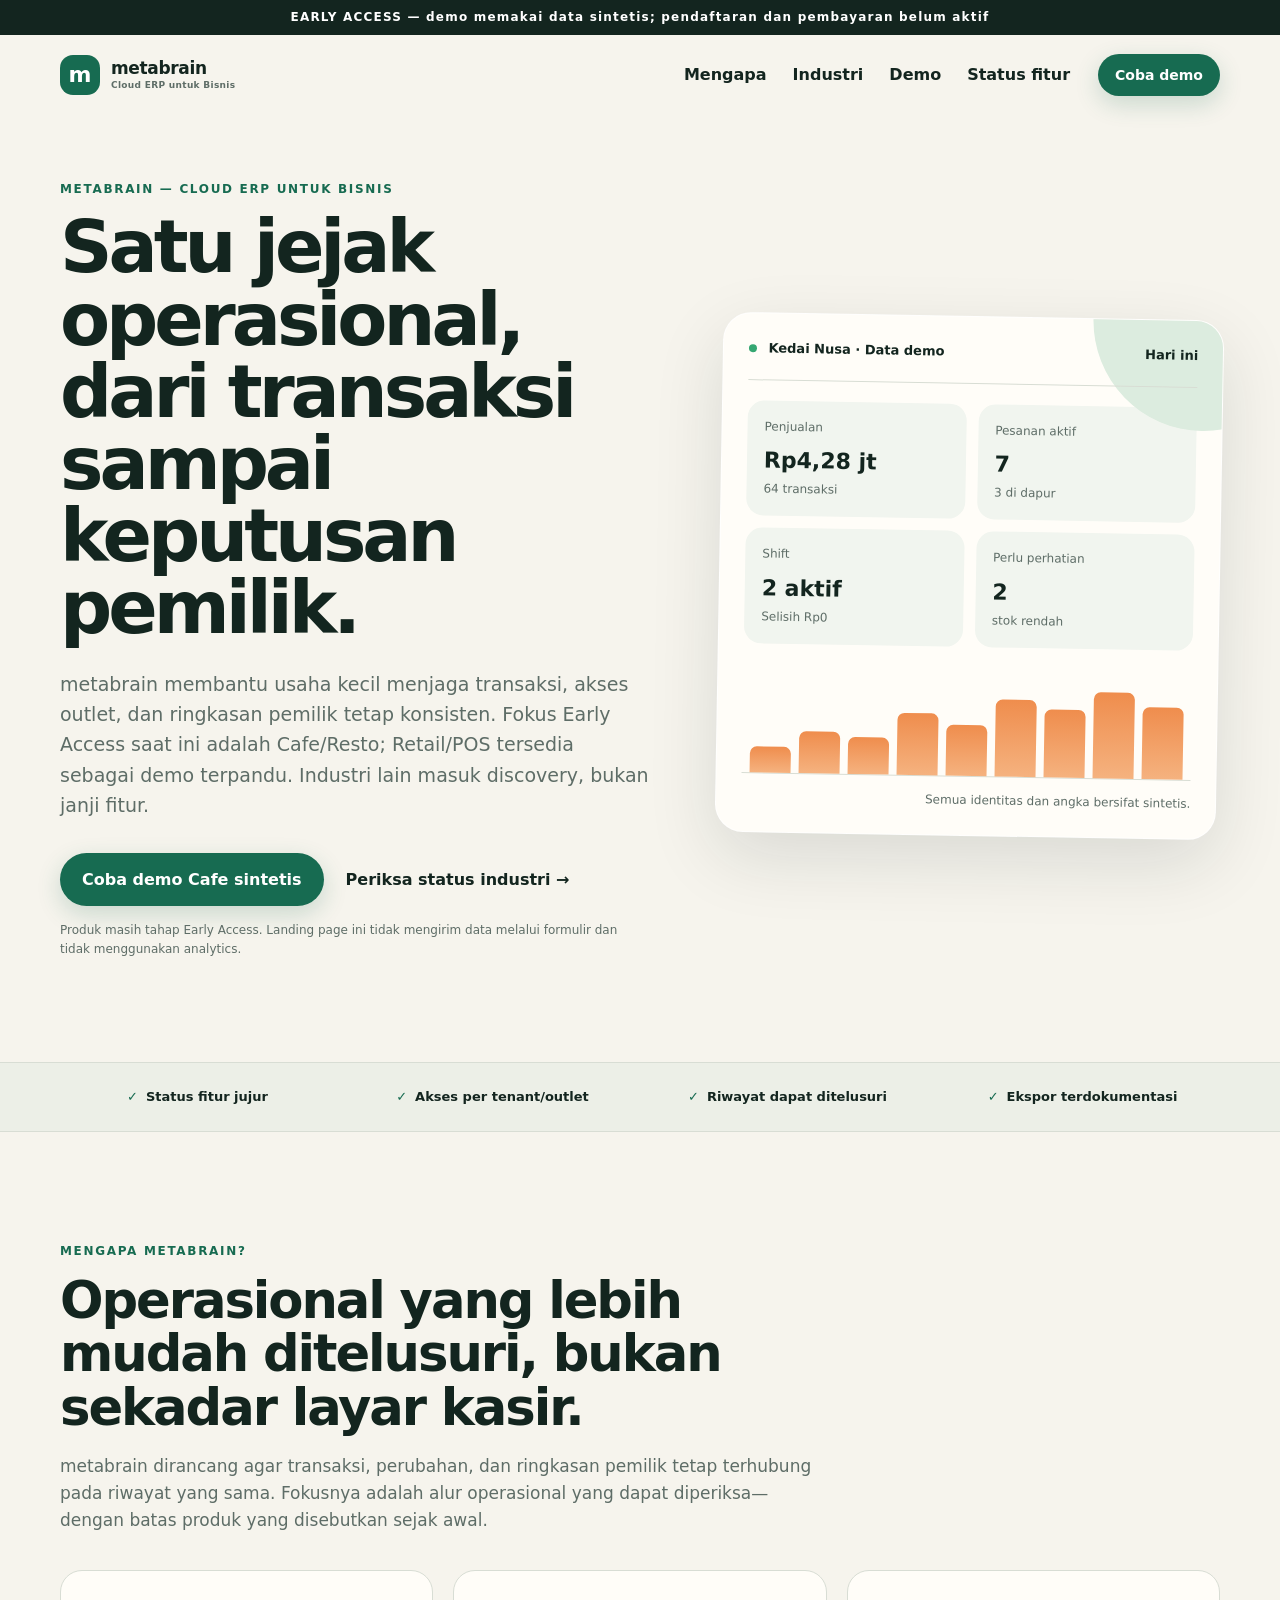
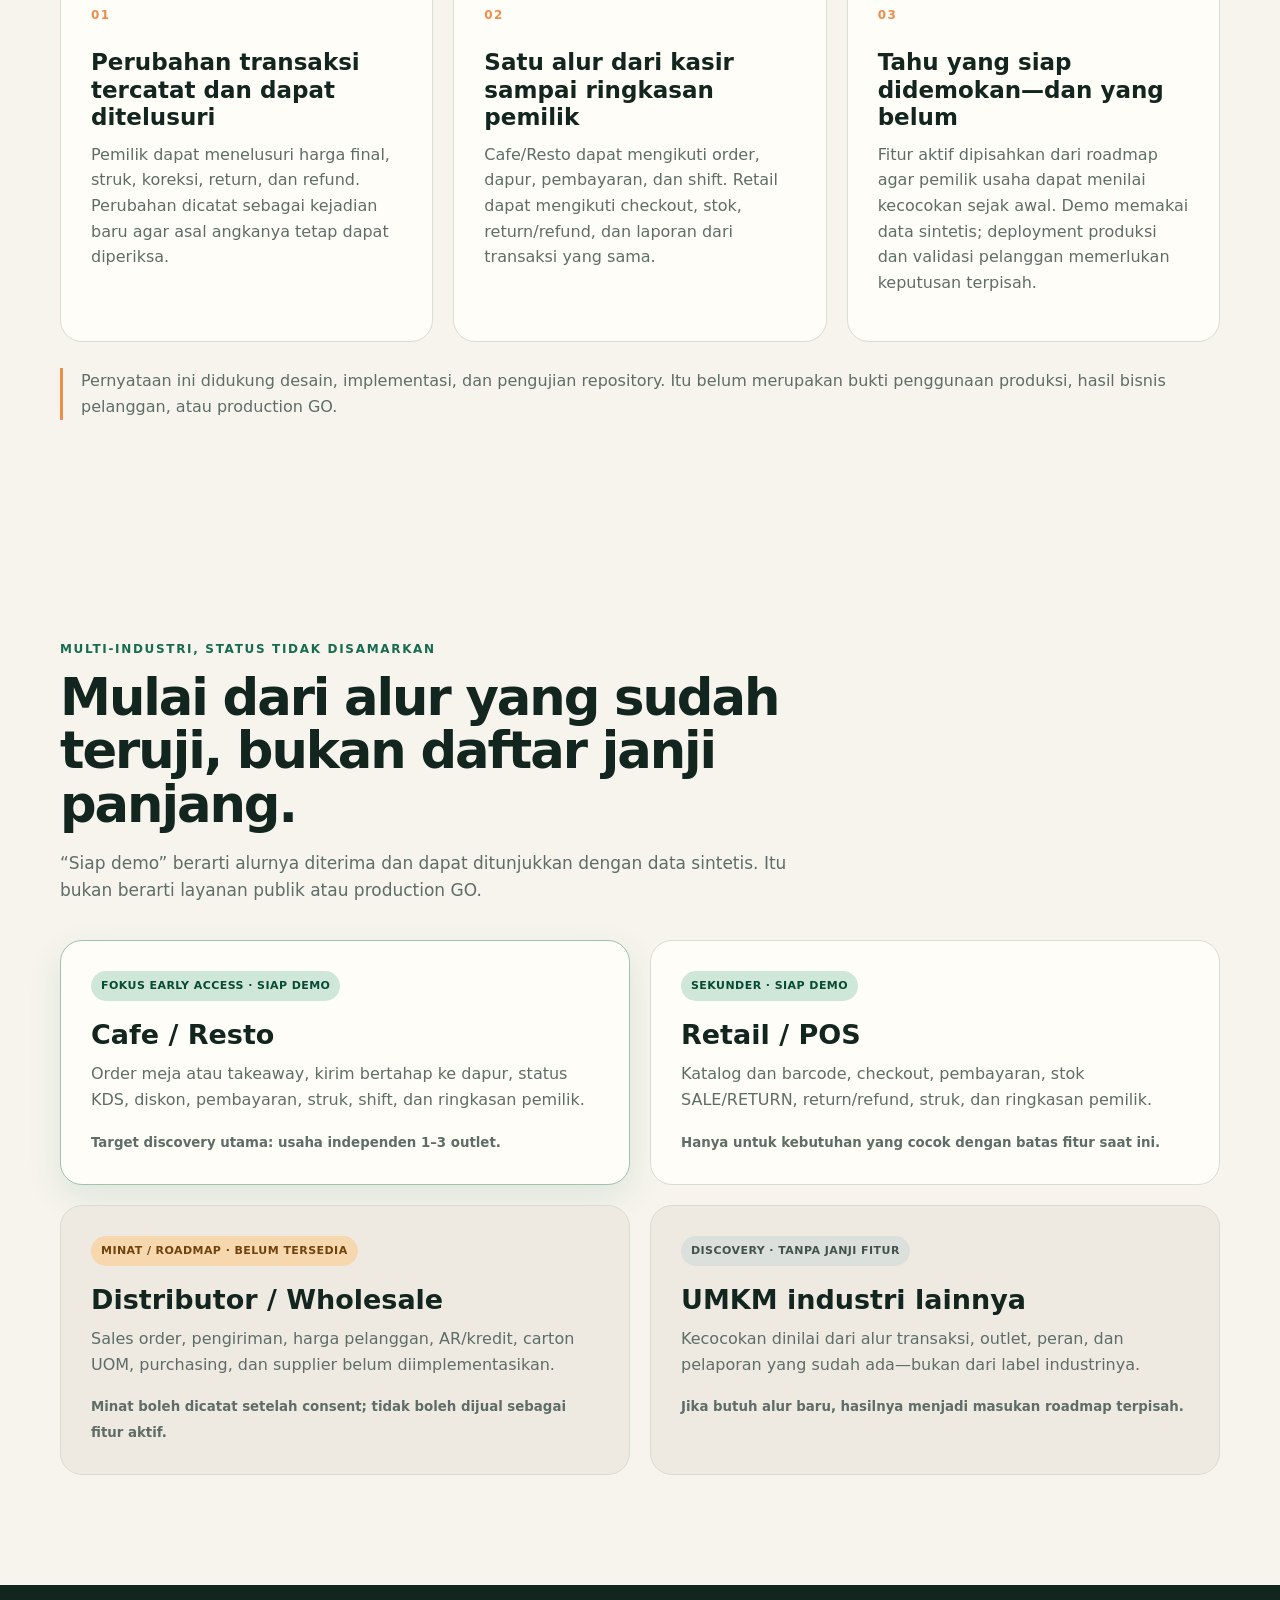
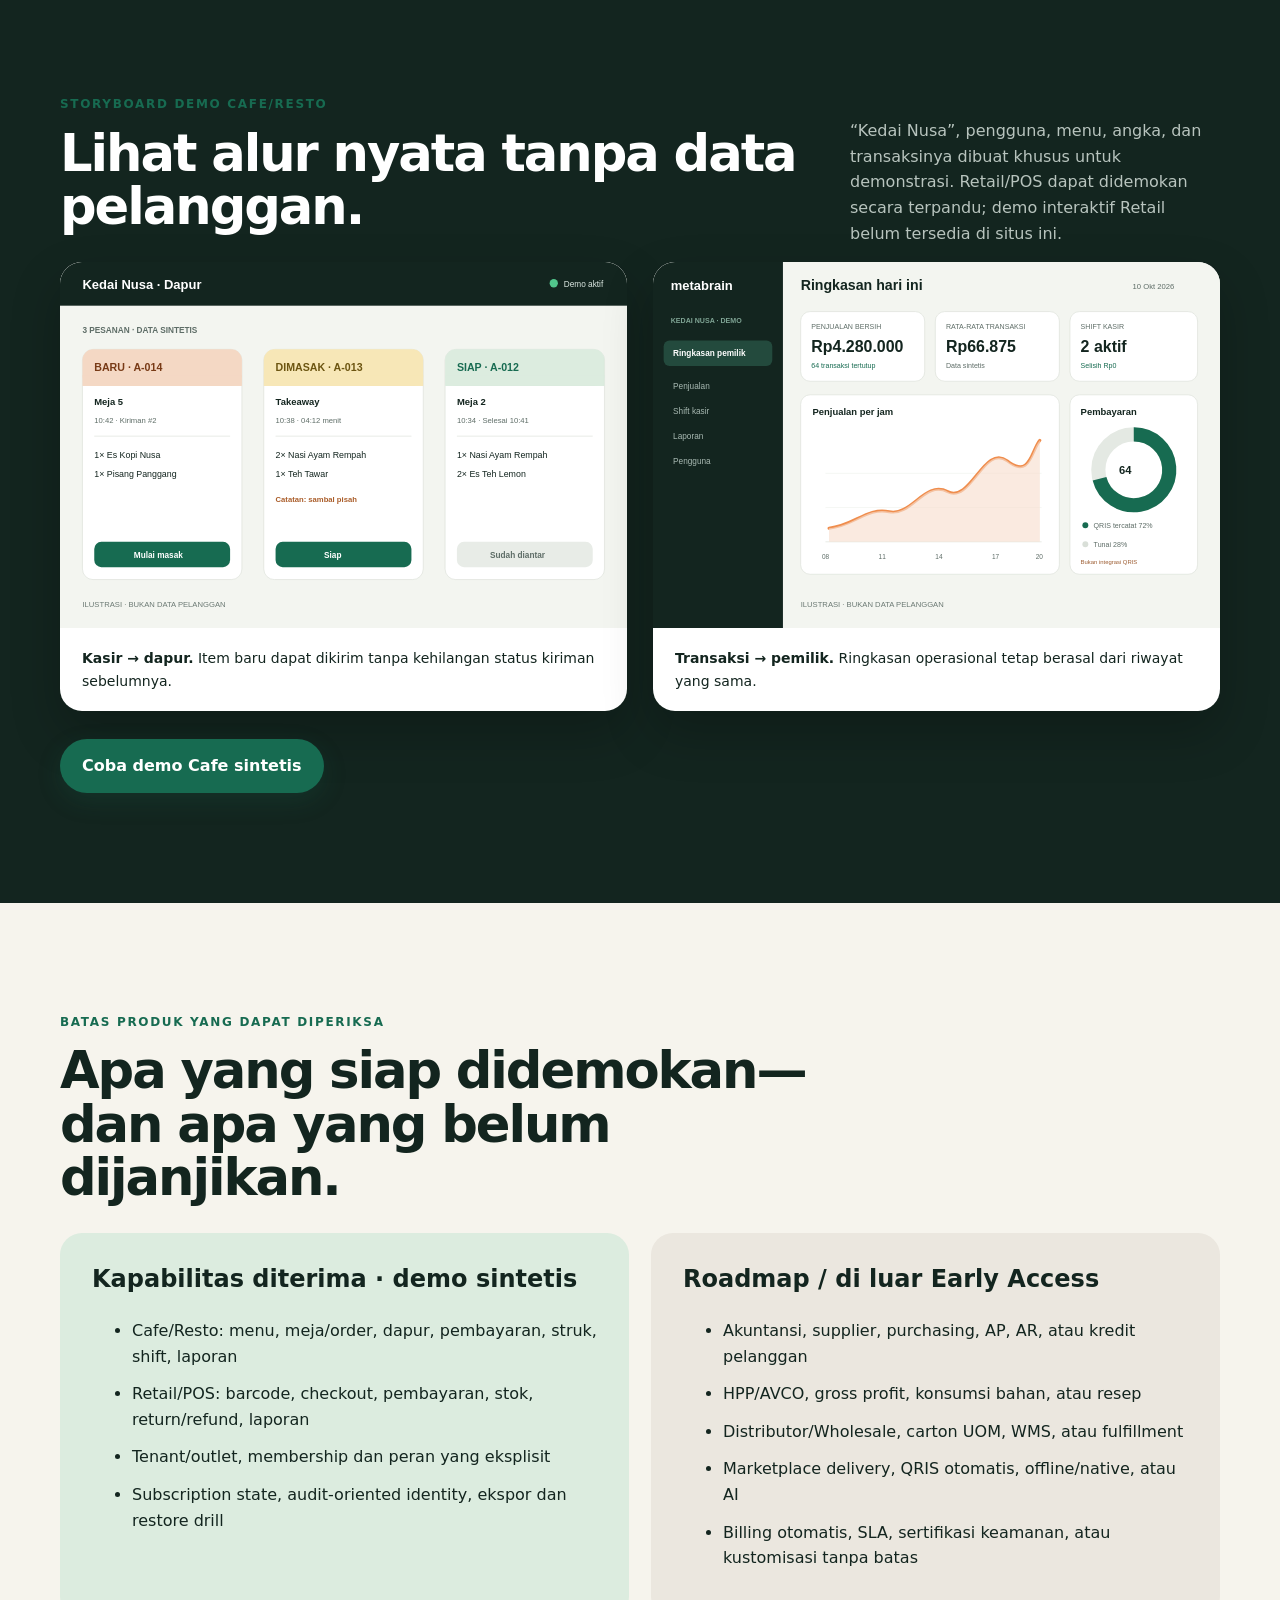
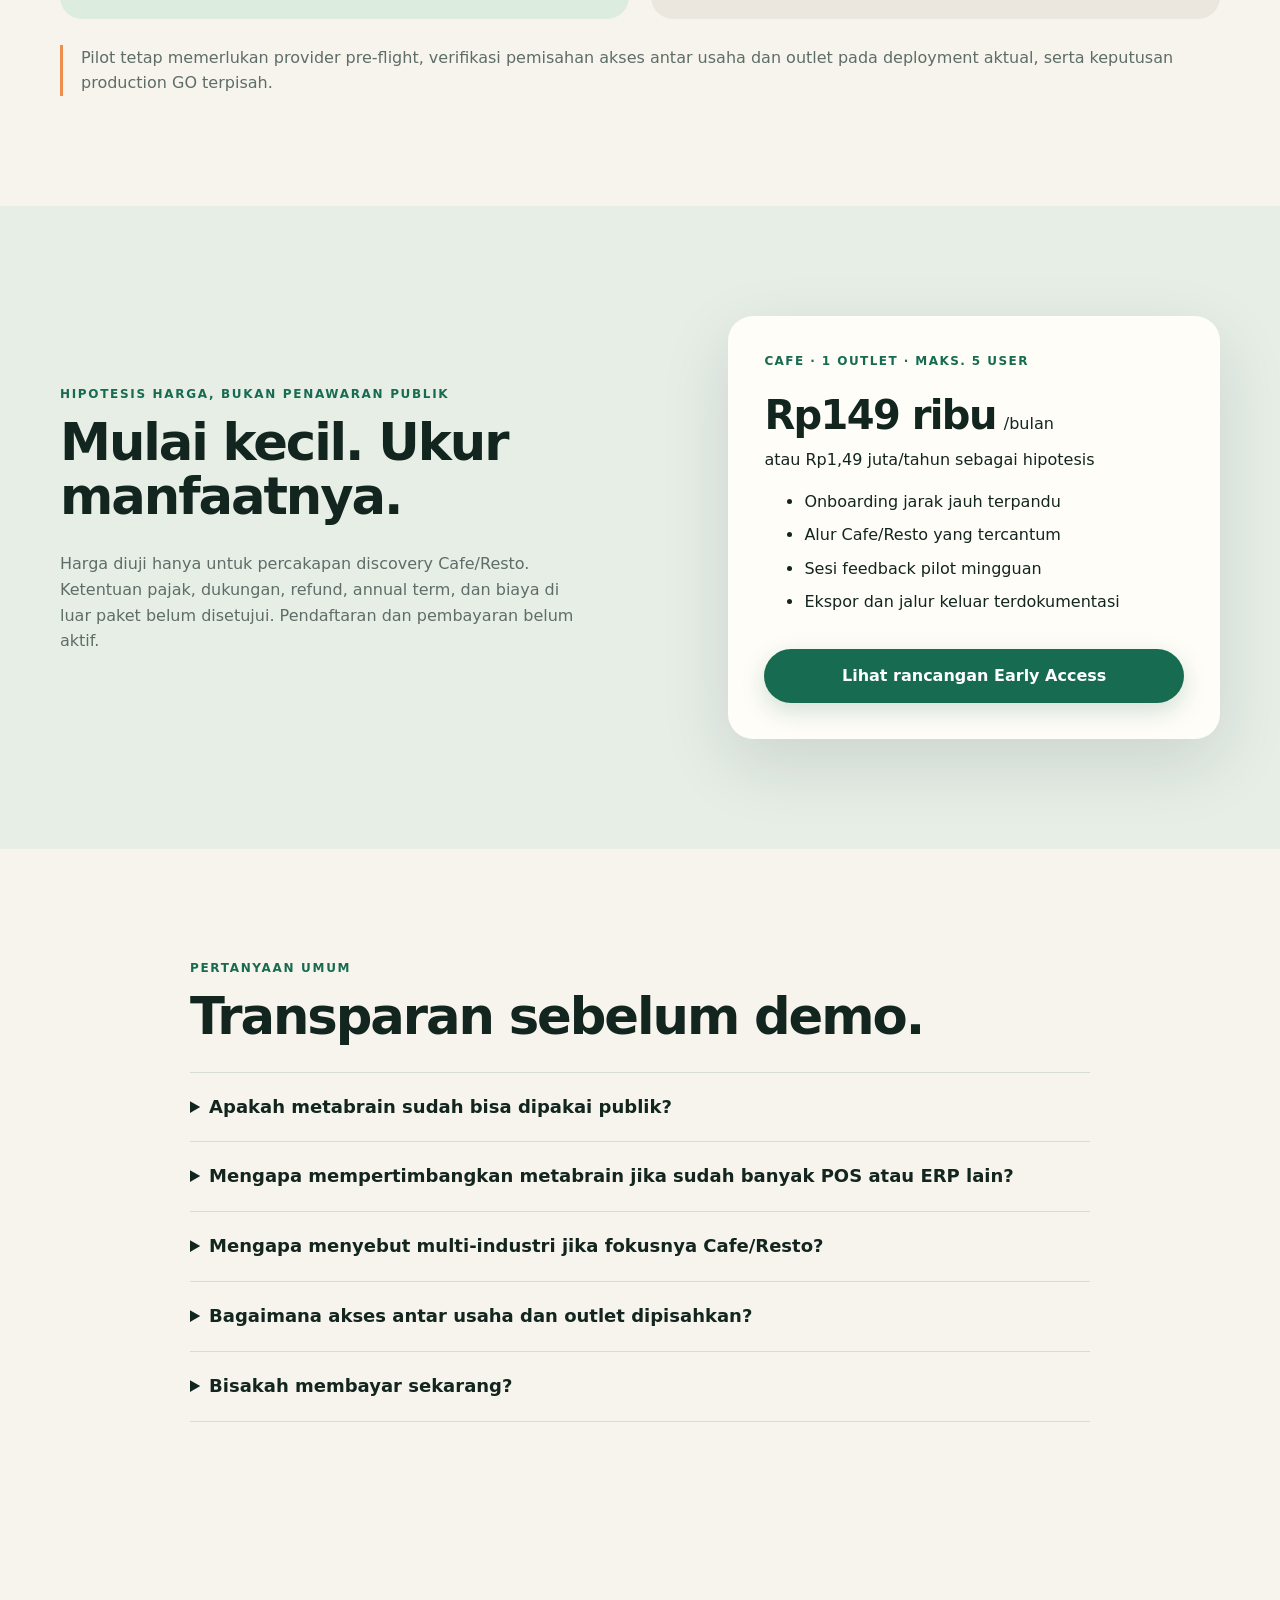
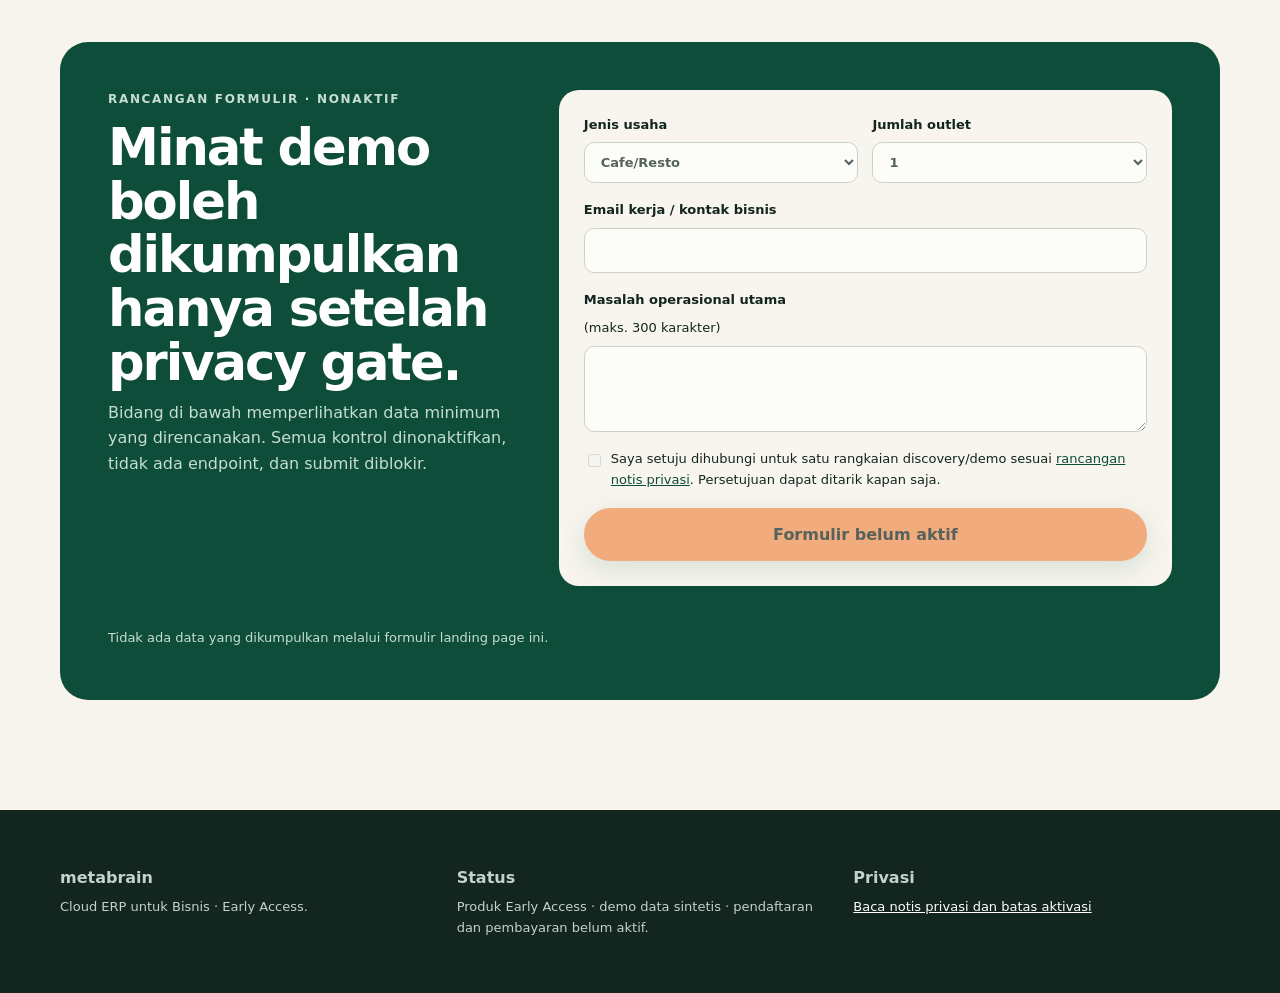
<file: index.html>
<!doctype html>
<html lang="id">
<head>
  <meta charset="utf-8">
  <meta name="viewport" content="width=device-width, initial-scale=1">
  <meta http-equiv="Content-Security-Policy" content="default-src 'self'; style-src 'self' 'unsafe-inline'; script-src 'self'; img-src 'self' data:; connect-src 'none'; form-action 'none'; base-uri 'none'; object-src 'none'">
  <meta name="referrer" content="no-referrer">
  <meta name="application-name" content="metabrain">
  <meta name="theme-color" content="#176b51">
  <meta name="description" content="metabrain — Cloud ERP untuk Bisnis. Early Access operasional UMKM dengan fokus awal Cafe/Resto dan Retail/POS.">
  <meta property="og:type" content="website">
  <meta property="og:locale" content="id_ID">
  <meta property="og:title" content="metabrain — Cloud ERP untuk Bisnis">
  <meta property="og:description" content="Operasional UMKM yang dapat ditelusuri, dengan demo sintetis Cafe/Resto dan Retail/POS.">
  <title>metabrain — Cloud ERP untuk Bisnis</title>
  <link rel="stylesheet" href="styles.css">
</head>
<body>
  <div class="review-banner" role="status">
    EARLY ACCESS — demo memakai data sintetis; pendaftaran dan pembayaran belum aktif
  </div>
  <header class="nav shell">
    <a class="brand" href="#top" aria-label="metabrain — Cloud ERP untuk Bisnis">
      <span class="brand-mark" aria-hidden="true">m</span>
      <span class="brand-lockup"><strong>metabrain</strong><small>Cloud ERP untuk Bisnis</small></span>
    </a>
    <nav aria-label="Navigasi utama">
      <a href="#mengapa">Mengapa</a>
      <a href="#industri">Industri</a>
      <a href="#demo">Demo</a>
      <a href="#batas">Status fitur</a>
    </nav>
    <a class="button button-small" href="demo/cafe/">Coba demo</a>
  </header>

  <main id="top">
    <section class="hero shell">
      <div class="hero-copy">
        <p class="eyebrow">metabrain — Cloud ERP untuk Bisnis</p>
        <h1>Satu jejak operasional, dari transaksi sampai keputusan pemilik.</h1>
        <p class="lead">metabrain membantu usaha kecil menjaga transaksi,
          akses outlet, dan ringkasan pemilik tetap konsisten. Fokus Early
          Access saat ini adalah Cafe/Resto; Retail/POS tersedia sebagai demo
          terpandu. Industri lain masuk discovery, bukan janji fitur.</p>
        <div class="actions">
          <a class="button" href="demo/cafe/">Coba demo Cafe sintetis</a>
          <a class="text-link" href="#industri">Periksa status industri →</a>
        </div>
        <p class="micro">Produk masih tahap Early Access. Landing page ini tidak
          mengirim data melalui formulir dan tidak menggunakan analytics.</p>
      </div>
      <div class="hero-card" aria-label="Ringkasan outlet demo sintetis">
        <div class="card-top">
          <div><span class="dot"></span> Kedai Nusa · Data demo</div>
          <span>Hari ini</span>
        </div>
        <div class="metric-grid">
          <article><span>Penjualan</span><strong>Rp4,28 jt</strong><small>64 transaksi</small></article>
          <article><span>Pesanan aktif</span><strong>7</strong><small>3 di dapur</small></article>
          <article><span>Shift</span><strong>2 aktif</strong><small>Selisih Rp0</small></article>
          <article><span>Perlu perhatian</span><strong>2</strong><small>stok rendah</small></article>
        </div>
        <div class="sparkline" aria-hidden="true">
          <i style="height:28%"></i><i style="height:45%"></i><i style="height:39%"></i>
          <i style="height:66%"></i><i style="height:54%"></i><i style="height:82%"></i>
          <i style="height:72%"></i><i style="height:91%"></i><i style="height:76%"></i>
        </div>
        <p class="synthetic">Semua identitas dan angka bersifat sintetis.</p>
      </div>
    </section>

    <section class="trust-strip" aria-label="Prinsip produk">
      <div class="shell trust-grid">
        <span>Status fitur jujur</span><span>Akses per tenant/outlet</span>
        <span>Riwayat dapat ditelusuri</span><span>Ekspor terdokumentasi</span>
      </div>
    </section>

    <section class="section shell" id="mengapa">
      <p class="eyebrow">Mengapa metabrain?</p>
      <h2>Operasional yang lebih mudah ditelusuri, bukan sekadar layar kasir.</h2>
      <p class="section-intro">metabrain dirancang agar transaksi, perubahan,
        dan ringkasan pemilik tetap terhubung pada riwayat yang sama. Fokusnya
        adalah alur operasional yang dapat diperiksa—dengan batas produk yang
        disebutkan sejak awal.</p>
      <div class="value-grid">
        <article>
          <span>01</span>
          <h3>Perubahan transaksi tercatat dan dapat ditelusuri</h3>
          <p>Pemilik dapat menelusuri harga final, struk, koreksi, return, dan
            refund. Perubahan dicatat sebagai kejadian baru agar asal angkanya
            tetap dapat diperiksa.</p>
        </article>
        <article>
          <span>02</span>
          <h3>Satu alur dari kasir sampai ringkasan pemilik</h3>
          <p>Cafe/Resto dapat mengikuti order, dapur, pembayaran, dan shift.
            Retail dapat mengikuti checkout, stok, return/refund, dan laporan
            dari transaksi yang sama.</p>
        </article>
        <article>
          <span>03</span>
          <h3>Tahu yang siap didemokan—dan yang belum</h3>
          <p>Fitur aktif dipisahkan dari roadmap agar pemilik usaha dapat menilai
            kecocokan sejak awal. Demo memakai data sintetis; deployment
            produksi dan validasi pelanggan memerlukan keputusan terpisah.</p>
        </article>
      </div>
      <p class="evidence-note">Pernyataan ini didukung desain, implementasi,
        dan pengujian repository. Itu belum merupakan bukti penggunaan
        produksi, hasil bisnis pelanggan, atau production GO.</p>
    </section>

    <section class="section shell" id="industri">
      <p class="eyebrow">Multi-industri, status tidak disamarkan</p>
      <h2>Mulai dari alur yang sudah teruji, bukan daftar janji panjang.</h2>
      <p class="section-intro">“Siap demo” berarti alurnya diterima dan dapat
        ditunjukkan dengan data sintetis. Itu bukan berarti layanan publik atau
        production GO.</p>
      <div class="industry-grid">
        <article class="industry-card focus">
          <span class="status status-demo">Fokus Early Access · siap demo</span>
          <h3>Cafe / Resto</h3>
          <p>Order meja atau takeaway, kirim bertahap ke dapur, status KDS,
            diskon, pembayaran, struk, shift, dan ringkasan pemilik.</p>
          <small>Target discovery utama: usaha independen 1–3 outlet.</small>
        </article>
        <article class="industry-card">
          <span class="status status-demo">Sekunder · siap demo</span>
          <h3>Retail / POS</h3>
          <p>Katalog dan barcode, checkout, pembayaran, stok SALE/RETURN,
            return/refund, struk, dan ringkasan pemilik.</p>
          <small>Hanya untuk kebutuhan yang cocok dengan batas fitur saat ini.</small>
        </article>
        <article class="industry-card muted-card">
          <span class="status status-roadmap">Minat / roadmap · belum tersedia</span>
          <h3>Distributor / Wholesale</h3>
          <p>Sales order, pengiriman, harga pelanggan, AR/kredit, carton UOM,
            purchasing, dan supplier belum diimplementasikan.</p>
          <small>Minat boleh dicatat setelah consent; tidak boleh dijual sebagai fitur aktif.</small>
        </article>
        <article class="industry-card muted-card">
          <span class="status status-discovery">Discovery · tanpa janji fitur</span>
          <h3>UMKM industri lainnya</h3>
          <p>Kecocokan dinilai dari alur transaksi, outlet, peran, dan pelaporan
            yang sudah ada—bukan dari label industrinya.</p>
          <small>Jika butuh alur baru, hasilnya menjadi masukan roadmap terpisah.</small>
        </article>
      </div>
    </section>

    <section class="section demo-section" id="demo">
      <div class="shell">
        <div class="section-heading">
          <div><p class="eyebrow">Storyboard demo Cafe/Resto</p><h2>Lihat alur nyata tanpa data pelanggan.</h2></div>
          <p>“Kedai Nusa”, pengguna, menu, angka, dan transaksinya dibuat khusus
            untuk demonstrasi. Retail/POS dapat didemokan secara terpandu;
            demo interaktif Retail belum tersedia di situs ini.</p>
        </div>
        <div class="demo-grid">
          <figure>
            <img src="assets/demo-kitchen.svg" alt="Ilustrasi antrean dapur Kedai Nusa dengan tiga pesanan sintetis">
            <figcaption><b>Kasir → dapur.</b> Item baru dapat dikirim tanpa kehilangan status kiriman sebelumnya.</figcaption>
          </figure>
          <figure>
            <img src="assets/demo-owner.svg" alt="Ilustrasi ringkasan pemilik dengan penjualan dan metode pembayaran sintetis">
            <figcaption><b>Transaksi → pemilik.</b> Ringkasan operasional tetap berasal dari riwayat yang sama.</figcaption>
          </figure>
        </div>
        <p class="demo-cta"><a class="button" href="demo/cafe/">Coba demo Cafe sintetis</a></p>
      </div>
    </section>

    <section class="section shell" id="batas">
      <p class="eyebrow">Batas produk yang dapat diperiksa</p>
      <h2>Apa yang siap didemokan—dan apa yang belum dijanjikan.</h2>
      <div class="boundary-grid">
        <article class="yes">
          <h3>Kapabilitas diterima · demo sintetis</h3>
          <ul>
            <li>Cafe/Resto: menu, meja/order, dapur, pembayaran, struk, shift, laporan</li>
            <li>Retail/POS: barcode, checkout, pembayaran, stok, return/refund, laporan</li>
            <li>Tenant/outlet, membership dan peran yang eksplisit</li>
            <li>Subscription state, audit-oriented identity, ekspor dan restore drill</li>
          </ul>
        </article>
        <article class="no">
          <h3>Roadmap / di luar Early Access</h3>
          <ul>
            <li>Akuntansi, supplier, purchasing, AP, AR, atau kredit pelanggan</li>
            <li>HPP/AVCO, gross profit, konsumsi bahan, atau resep</li>
            <li>Distributor/Wholesale, carton UOM, WMS, atau fulfillment</li>
            <li>Marketplace delivery, QRIS otomatis, offline/native, atau AI</li>
            <li>Billing otomatis, SLA, sertifikasi keamanan, atau kustomisasi tanpa batas</li>
          </ul>
        </article>
      </div>
      <p class="boundary-note">Pilot tetap memerlukan provider pre-flight,
        verifikasi pemisahan akses antar usaha dan outlet pada deployment aktual,
        serta keputusan production GO terpisah.</p>
    </section>

    <section class="section price-section" id="harga">
      <div class="shell price-wrap">
        <div>
          <p class="eyebrow">Hipotesis harga, bukan penawaran publik</p>
          <h2>Mulai kecil. Ukur manfaatnya.</h2>
          <p>Harga diuji hanya untuk percakapan discovery Cafe/Resto. Ketentuan
            pajak, dukungan, refund, annual term, dan biaya di luar paket belum
            disetujui. Pendaftaran dan pembayaran belum aktif.</p>
        </div>
        <article class="price-card">
          <p>CAFE · 1 OUTLET · MAKS. 5 USER</p>
          <div class="price"><strong>Rp149 ribu</strong><span>/bulan</span></div>
          <p>atau Rp1,49 juta/tahun sebagai hipotesis</p>
          <ul>
            <li>Onboarding jarak jauh terpandu</li>
            <li>Alur Cafe/Resto yang tercantum</li>
            <li>Sesi feedback pilot mingguan</li>
            <li>Ekspor dan jalur keluar terdokumentasi</li>
          </ul>
          <a class="button" href="#minat">Lihat rancangan Early Access</a>
        </article>
      </div>
    </section>

    <section class="section shell faq">
      <p class="eyebrow">Pertanyaan umum</p>
      <h2>Transparan sebelum demo.</h2>
      <details><summary>Apakah metabrain sudah bisa dipakai publik?</summary><p>Belum. Landing page ini sudah publik, tetapi produk masih tahap Early Access dan hanya dapat didemokan dengan data sintetis. Pendaftaran, pengumpulan lead, provider pre-flight, dan production GO memerlukan persetujuan terpisah.</p></details>
      <details><summary>Mengapa mempertimbangkan metabrain jika sudah banyak POS atau ERP lain?</summary><p>metabrain tidak mengklaim memiliki fitur paling banyak. Produk ini layak dipertimbangkan untuk pilot terkontrol yang mengutamakan riwayat operasional yang dapat ditelusuri, batas fitur yang jujur, dan perbaikan bersama pengguna awal. Jika kebutuhan utama Anda adalah akuntansi lengkap, offline/native, marketplace, loyalty, atau purchasing, produk lain yang sudah menyediakan fungsi tersebut kemungkinan lebih sesuai saat ini.</p></details>
      <details><summary>Mengapa menyebut multi-industri jika fokusnya Cafe/Resto?</summary><p>Fondasi tenant, outlet, transaksi dan kontrol operasional dipakai lintas vertikal. Cafe/Resto adalah fokus Early Access, Retail/POS adalah demo sekunder, sedangkan Distributor dan industri lain tidak dipresentasikan sebagai fitur aktif.</p></details>
      <details><summary>Bagaimana akses antar usaha dan outlet dipisahkan?</summary><p>Akses diatur berdasarkan usaha, outlet, dan peran pengguna. Pemisahan ini diuji di repository, tetapi tetap harus diverifikasi kembali pada lingkungan pilot yang sebenarnya sebelum production GO.</p></details>
      <details><summary>Bisakah membayar sekarang?</summary><p>Tidak. Pendaftaran dan pembayaran belum aktif. Landing page ini tidak menerima order, pembayaran, atau komitmen produksi.</p></details>
    </section>

    <section class="section shell" id="minat">
      <div class="cta-panel">
        <div>
          <p class="eyebrow">Rancangan formulir · nonaktif</p>
          <h2>Minat demo boleh dikumpulkan hanya setelah privacy gate.</h2>
          <p>Bidang di bawah memperlihatkan data minimum yang direncanakan.
            Semua kontrol dinonaktifkan, tidak ada endpoint, dan submit diblokir.</p>
        </div>
        <form id="early-access-form" data-state="inactive" aria-describedby="form-status" novalidate>
          <div class="field-grid">
            <label>Jenis usaha
              <select name="business_type" disabled>
                <option>Cafe/Resto</option>
                <option>Retail/POS</option>
                <option>Distributor/Wholesale — interest only</option>
                <option>Industri lain — discovery</option>
              </select>
            </label>
            <label>Jumlah outlet
              <select name="outlet_count" disabled>
                <option>1</option><option>2–3</option><option>4+</option>
              </select>
            </label>
          </div>
          <label>Email kerja / kontak bisnis
            <input type="email" name="business_contact" autocomplete="email" disabled>
          </label>
          <label>Masalah operasional utama <span>(maks. 300 karakter)</span>
            <textarea name="operational_need" rows="3" maxlength="300" disabled></textarea>
          </label>
          <label class="consent-row">
            <input type="checkbox" name="follow_up_consent" disabled>
            <span>Saya setuju dihubungi untuk satu rangkaian discovery/demo sesuai <a href="privacy.html">rancangan notis privasi</a>. Persetujuan dapat ditarik kapan saja.</span>
          </label>
          <button class="button" type="submit" disabled>Formulir belum aktif</button>
        </form>
        <p class="form-status" id="form-status" aria-live="polite">Tidak ada data yang dikumpulkan melalui formulir landing page ini.</p>
      </div>
    </section>
  </main>

  <footer>
    <div class="shell footer-grid">
      <div><b>metabrain</b><p>Cloud ERP untuk Bisnis · Early Access.</p></div>
      <div><b>Status</b><p>Produk Early Access · demo data sintetis · pendaftaran dan pembayaran belum aktif.</p></div>
      <div><b>Privasi</b><p><a href="privacy.html">Baca notis privasi dan batas aktivasi</a></p></div>
    </div>
  </footer>
  <script src="app.js"></script>
</body>
</html>
</file>
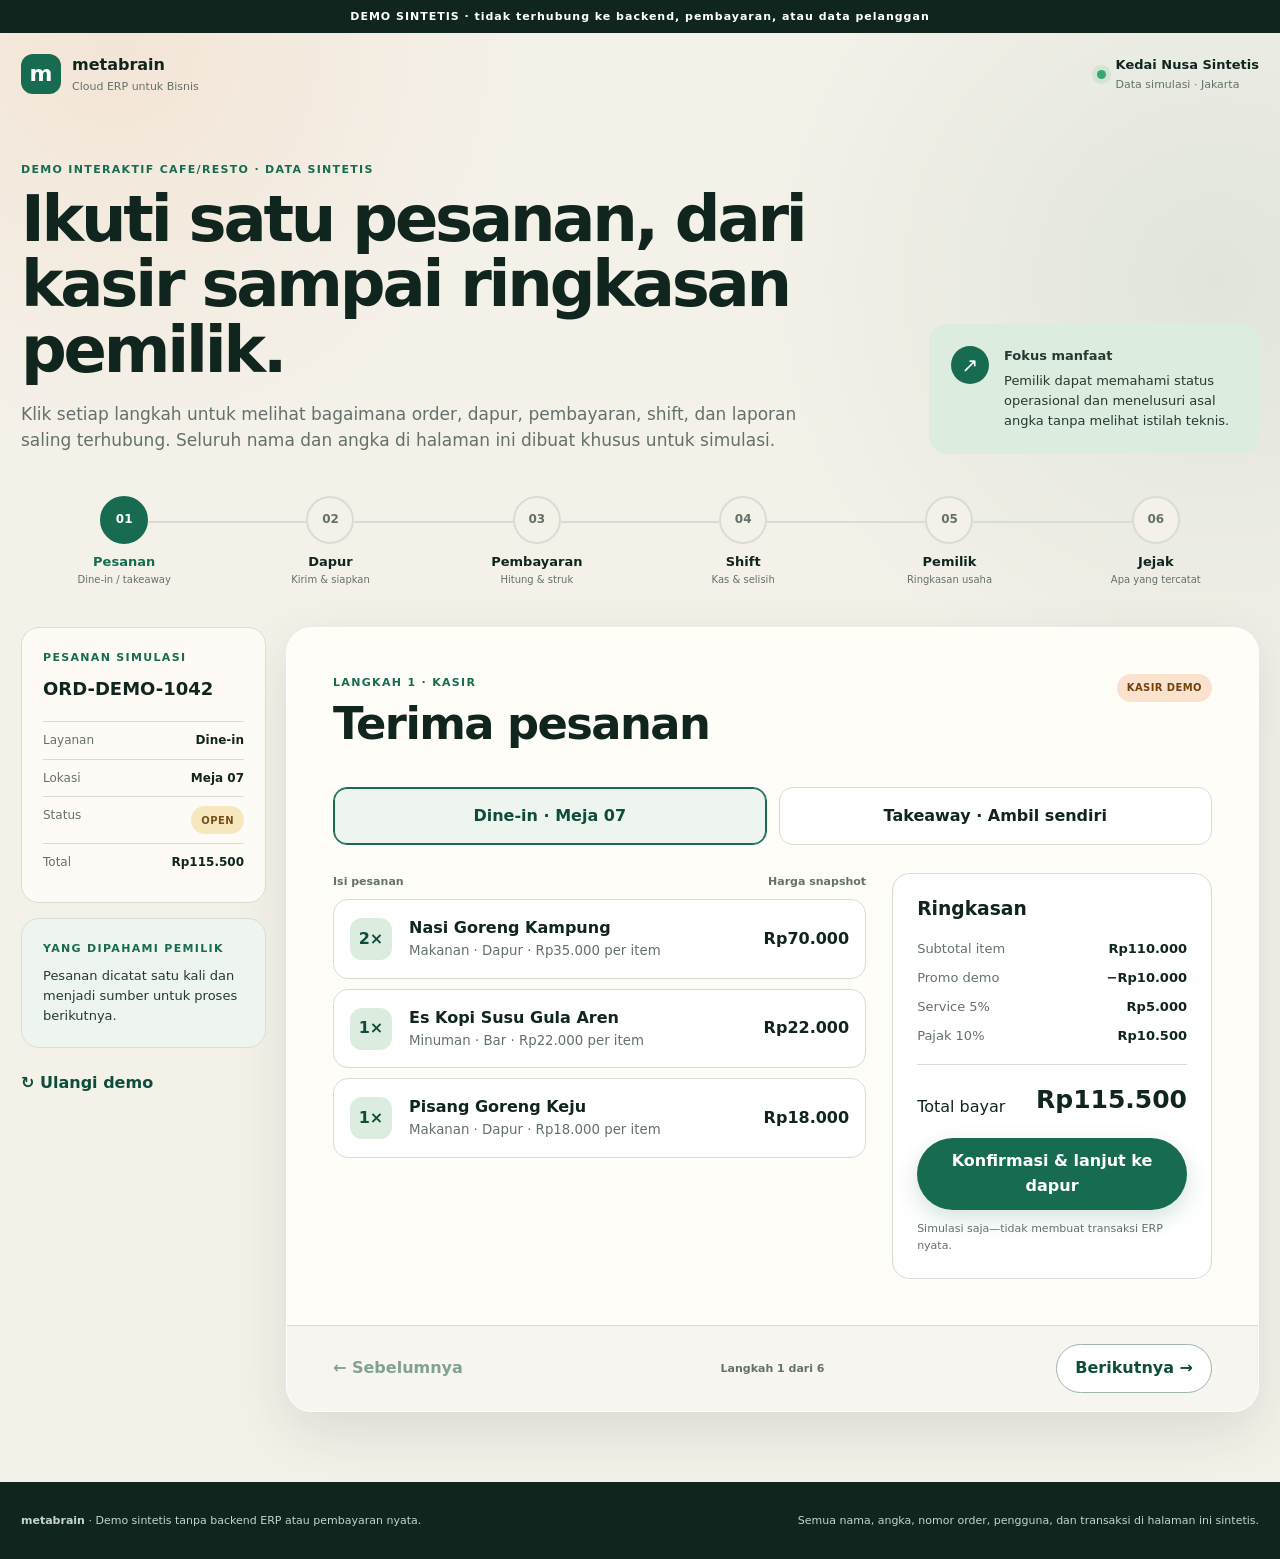
<file: demo/cafe/index.html>
<!doctype html>
<html lang="id">
<head>
  <meta charset="utf-8">
  <meta name="viewport" content="width=device-width, initial-scale=1">
  <meta name="application-name" content="metabrain">
  <meta name="theme-color" content="#176b51">
  <meta name="description" content="Demo interaktif sintetis Cafe/Resto metabrain, tanpa backend, pembayaran, atau transaksi nyata.">
  <meta property="og:type" content="website">
  <meta property="og:locale" content="id_ID">
  <meta property="og:title" content="Demo Cafe/Resto Sintetis — metabrain">
  <meta property="og:description" content="Ikuti alur pesanan, dapur, pembayaran, shift, dan ringkasan pemilik dengan data sintetis.">
  <meta http-equiv="Content-Security-Policy" content="default-src 'self'; style-src 'self'; script-src 'self'; img-src 'self' data:; connect-src 'none'; form-action 'none'; base-uri 'none'; object-src 'none'; frame-ancestors 'none'">
  <title>Demo Cafe/Resto Sintetis — metabrain</title>
  <link rel="stylesheet" href="styles.css">
</head>
<body>
  <a class="skip-link" href="#demo-workspace">Lewati ke demo</a>
  <div class="demo-disclosure" role="status">
    DEMO SINTETIS · tidak terhubung ke backend, pembayaran, atau data pelanggan
  </div>

  <header class="topbar">
    <a class="brand" href="../../index.html" aria-label="metabrain — Cloud ERP untuk Bisnis; kembali ke halaman utama">
      <span class="brand-mark" aria-hidden="true">m</span>
      <span><strong>metabrain</strong><small>Cloud ERP untuk Bisnis</small></span>
    </a>
    <div class="outlet-context" aria-label="Konteks outlet sintetis">
      <span class="live-dot" aria-hidden="true"></span>
      <span><strong id="outlet-name">Kedai Nusa Sintetis</strong><small>Data simulasi · Jakarta</small></span>
    </div>
  </header>

  <main id="demo-workspace" class="workspace">
    <section class="intro-panel" aria-labelledby="demo-title">
      <div>
        <p class="eyebrow">Demo interaktif Cafe/Resto · data sintetis</p>
        <h1 id="demo-title">Ikuti satu pesanan, dari kasir sampai ringkasan pemilik.</h1>
        <p class="intro-copy">Klik setiap langkah untuk melihat bagaimana order, dapur, pembayaran, shift, dan laporan saling terhubung. Seluruh nama dan angka di halaman ini dibuat khusus untuk simulasi.</p>
      </div>
      <aside class="benefit-callout" aria-label="Tujuan demo">
        <span aria-hidden="true">↗</span>
        <p><strong>Fokus manfaat</strong> Pemilik dapat memahami status operasional dan menelusuri asal angka tanpa melihat istilah teknis.</p>
      </aside>
    </section>

    <nav class="journey-nav" aria-label="Tahapan demo Cafe/Resto">
      <ol id="step-list">
        <li><button type="button" class="step-button is-active" data-step="1" aria-current="step"><span>01</span><b>Pesanan</b><small>Dine-in / takeaway</small></button></li>
        <li><button type="button" class="step-button" data-step="2"><span>02</span><b>Dapur</b><small>Kirim & siapkan</small></button></li>
        <li><button type="button" class="step-button" data-step="3"><span>03</span><b>Pembayaran</b><small>Hitung & struk</small></button></li>
        <li><button type="button" class="step-button" data-step="4"><span>04</span><b>Shift</b><small>Kas & selisih</small></button></li>
        <li><button type="button" class="step-button" data-step="5"><span>05</span><b>Pemilik</b><small>Ringkasan usaha</small></button></li>
        <li><button type="button" class="step-button" data-step="6"><span>06</span><b>Jejak</b><small>Apa yang tercatat</small></button></li>
      </ol>
    </nav>

    <div class="stage-shell">
      <aside class="context-rail" aria-label="Ringkasan transaksi simulasi">
        <div class="context-card">
          <p class="label">Pesanan simulasi</p>
          <strong id="order-number">ORD-DEMO-1042</strong>
          <dl>
            <div><dt>Layanan</dt><dd id="context-service">Dine-in</dd></div>
            <div><dt>Lokasi</dt><dd id="context-location">Meja 07</dd></div>
            <div><dt>Status</dt><dd><span id="context-status" class="pill pill-open">OPEN</span></dd></div>
            <div><dt>Total</dt><dd id="context-total">Rp115.500</dd></div>
          </dl>
        </div>
        <div class="explain-card">
          <p class="label">Yang dipahami pemilik</p>
          <p id="business-explanation">Pesanan dicatat satu kali dan menjadi sumber untuk proses berikutnya.</p>
        </div>
        <button id="reset-demo" class="text-button" type="button">↻ Ulangi demo</button>
      </aside>

      <section class="stage" aria-live="polite" aria-atomic="false">
        <article class="step-panel is-visible" data-panel="1" aria-labelledby="step-1-title">
          <div class="panel-heading">
            <div><p class="eyebrow">Langkah 1 · Kasir</p><h2 id="step-1-title">Terima pesanan</h2></div>
            <span class="role-badge">Kasir Demo</span>
          </div>
          <div class="mode-toggle" role="group" aria-label="Pilih jenis layanan simulasi">
            <button type="button" class="mode-button is-selected" data-mode="DINE_IN" aria-pressed="true">Dine-in · Meja 07</button>
            <button type="button" class="mode-button" data-mode="TAKEAWAY" aria-pressed="false">Takeaway · Ambil sendiri</button>
          </div>
          <div class="order-layout">
            <div>
              <div class="section-label"><span>Isi pesanan</span><span>Harga snapshot</span></div>
              <div id="order-items" class="order-items"></div>
            </div>
            <aside class="order-summary">
              <h3>Ringkasan</h3>
              <div id="pricing-lines"></div>
              <div class="summary-total"><span>Total bayar</span><strong id="payable-total">Rp115.500</strong></div>
              <button id="confirm-order" type="button" class="primary-button">Konfirmasi & lanjut ke dapur</button>
              <p class="microcopy">Simulasi saja—tidak membuat transaksi ERP nyata.</p>
            </aside>
          </div>
        </article>

        <article class="step-panel" data-panel="2" aria-labelledby="step-2-title" hidden>
          <div class="panel-heading">
            <div><p class="eyebrow">Langkah 2 · Operasional</p><h2 id="step-2-title">Kirim item ke dapur dan bar</h2></div>
            <span id="kitchen-overall" class="pill pill-queued">Belum dikirim</span>
          </div>
          <p class="panel-copy">Satu pesanan dapat diarahkan ke stasiun yang berbeda. Status persiapan tidak mengubah status order secara diam-diam.</p>
          <p id="kitchen-gate" class="gate-notice"><strong>Belum dapat dikirim:</strong> konfirmasi pesanan pada langkah 1 terlebih dahulu. Anda tetap dapat melihat halaman ini untuk memahami alurnya.</p>
          <div id="kitchen-board" class="kitchen-board"></div>
          <div class="action-row">
            <button id="send-kitchen" type="button" class="primary-button">Kirim ke dapur & bar</button>
            <button id="advance-kitchen" type="button" class="secondary-button" disabled>Majukan semua status</button>
          </div>
          <div class="benefit-strip"><strong>Manfaat:</strong> Kasir dan dapur melihat sumber pesanan yang sama, sementara progres persiapan tetap jelas.</div>
        </article>

        <article class="step-panel" data-panel="3" aria-labelledby="step-3-title" hidden>
          <div class="panel-heading">
            <div><p class="eyebrow">Langkah 3 · Finance</p><h2 id="step-3-title">Bayar, lalu tutup transaksi secara eksplisit</h2></div>
            <span id="payment-state" class="pill pill-open">UNPAID</span>
          </div>
          <p id="payment-gate" class="gate-notice"><strong>Pembayaran belum dapat dicatat:</strong> konfirmasi pesanan pada langkah 1. Navigasi tetap terbuka agar urutan proses dapat dieksplorasi.</p>
          <div class="payment-layout">
            <section class="payment-card" aria-labelledby="payment-breakdown-title">
              <h3 id="payment-breakdown-title">Perhitungan transparan</h3>
              <div id="payment-breakdown"></div>
              <p class="formula-note">Diskon, service, dan pajak dihitung dari fixture sintetis dengan bilangan rupiah utuh.</p>
            </section>
            <section class="payment-card" aria-labelledby="payment-method-title">
              <h3 id="payment-method-title">Pembayaran bertahap</h3>
              <div id="payment-entries" class="payment-entries"></div>
              <button id="record-payment" type="button" class="primary-button">Catat pembayaran berikutnya</button>
              <p id="payment-hint" class="microcopy">Mulai dengan QRIS simulasi Rp80.000.</p>
            </section>
          </div>
          <section class="close-card" aria-labelledby="close-transaction-title">
            <div><p class="label">Finalisasi transaksi</p><h3 id="close-transaction-title">PAID belum berarti CLOSED</h3><p id="close-hint">Pelunasan penuh diperlukan sebelum transaksi dapat ditutup.</p></div>
            <button id="close-transaction" type="button" class="primary-button" disabled>Tutup transaksi & finalisasi struk</button>
          </section>
          <section id="receipt" class="receipt" aria-labelledby="receipt-title" hidden>
            <div class="receipt-head"><div><p>METABRAIN · DEMO</p><h3 id="receipt-title">Struk simulasi</h3></div><span>BUKAN BUKTI BAYAR</span></div>
            <div id="receipt-body"></div>
          </section>
        </article>

        <article class="step-panel" data-panel="4" aria-labelledby="step-4-title" hidden>
          <div class="panel-heading">
            <div><p class="eyebrow">Langkah 4 · Penutupan kasir</p><h2 id="step-4-title">Periksa ringkasan shift</h2></div>
            <span id="shift-state" class="pill pill-open">OPEN</span>
          </div>
          <div id="shift-metrics" class="metric-grid"></div>
          <div class="reconciliation-card">
            <div><p class="label">Rumus kas fisik</p><p>Kas awal + pembayaran tunai − koreksi tunai</p></div>
            <div class="reconciliation-flow" id="reconciliation-flow"></div>
          </div>
          <button id="close-shift" type="button" class="primary-button">Tutup shift simulasi</button>
          <p id="shift-hint" class="gate-hint">Tutup transaksi berbayar terlebih dahulu sebelum menutup shift simulasi.</p>
          <div id="variance-note" class="benefit-strip" hidden></div>
        </article>

        <article class="step-panel" data-panel="5" aria-labelledby="step-5-title" hidden>
          <div class="panel-heading">
            <div><p class="eyebrow">Langkah 5 · Pemilik</p><h2 id="step-5-title">Lihat hasil usaha hari ini</h2></div>
            <span class="role-badge">18 transaksi sintetis</span>
          </div>
          <p id="owner-gate" class="gate-notice"><strong>Transaksi demo belum masuk angka final:</strong> pembayaran saja tidak cukup. Dashboard baru menambahkan order ini setelah statusnya CLOSED.</p>
          <div id="owner-kpis" class="owner-kpis"></div>
          <div class="dashboard-grid">
            <section class="chart-card" aria-labelledby="trend-title">
              <div class="chart-heading"><div><p class="label">Penjualan terbayar</p><h3 id="trend-title">Tren 7 hari</h3></div><span>Data simulasi</span></div>
              <div id="sales-chart" class="sales-chart" role="img" aria-label="Grafik batang penjualan terbayar sintetis selama tujuh hari"></div>
            </section>
            <section class="chart-card" aria-labelledby="mix-title">
              <div class="chart-heading"><div><p class="label">Metode pembayaran</p><h3 id="mix-title">Campuran pembayaran</h3></div></div>
              <div class="mix-layout"><div id="payment-donut" class="donut" role="img"></div><div id="payment-legend" class="legend"></div></div>
            </section>
            <section class="chart-card span-two" aria-labelledby="top-items-title">
              <div class="chart-heading"><div><p class="label">Berdasarkan transaksi final</p><h3 id="top-items-title">Menu teratas</h3></div><span>Snapshot nama & nilai</span></div>
              <div id="top-items" class="top-items"></div>
            </section>
          </div>
          <div class="benefit-strip"><strong>Manfaat:</strong> pemilik melihat transaksi final, pembayaran, dan shift secara terpisah tetapi tetap dapat menelusuri sumber angkanya.</div>
        </article>

        <article class="step-panel" data-panel="6" aria-labelledby="step-6-title" hidden>
          <div class="panel-heading">
            <div><p class="eyebrow">Langkah 6 · Ringkasan</p><h2 id="step-6-title">Apa yang tercatat dan dapat ditelusuri?</h2></div>
            <span id="completion-state" class="pill pill-queued">Eksplorasi · belum selesai</span>
          </div>
          <div id="audit-timeline" class="audit-timeline"></div>
          <div class="boundary-card">
            <div><p class="label">Sudah dapat didemokan</p><ul><li>Dine-in/takeaway dan item snapshot</li><li>Pengiriman serta progres dapur</li><li>Pricing, split payment, struk, shift, dan laporan pemilik</li></ul></div>
            <div><p class="label">Tidak diklaim tersedia</p><ul><li>Backend live atau transaksi pelanggan</li><li>Payment gateway / QRIS otomatis</li><li>Resep, konsumsi bahan, HPP/AVCO, dan accounting</li><li>Offline/native POS, loyalty, dan marketplace</li></ul></div>
          </div>
          <div class="completion-card">
            <p class="eyebrow">Kesimpulan demo</p>
            <h3>Satu alur operasional, dengan batas produk yang disebutkan sejak awal.</h3>
            <p>Demo ini membantu menilai kecocokan workflow. Demo bukan bukti penggunaan produksi, validasi pelanggan, atau production GO.</p>
            <button id="restart-demo" type="button" class="secondary-button">Ulangi dari awal</button>
          </div>
        </article>

        <div class="stage-footer">
          <button id="previous-step" type="button" class="text-button" disabled>← Sebelumnya</button>
          <p id="step-status" class="step-status">Langkah 1 dari 6</p>
          <button id="next-step" type="button" class="secondary-button">Berikutnya →</button>
        </div>
      </section>
    </div>
  </main>

  <footer>
    <p><strong>metabrain</strong> · Demo sintetis tanpa backend ERP atau pembayaran nyata.</p>
    <p>Semua nama, angka, nomor order, pengguna, dan transaksi di halaman ini sintetis.</p>
  </footer>

  <script src="fixtures.js"></script>
  <script src="app.js"></script>
</body>
</html>
</file>
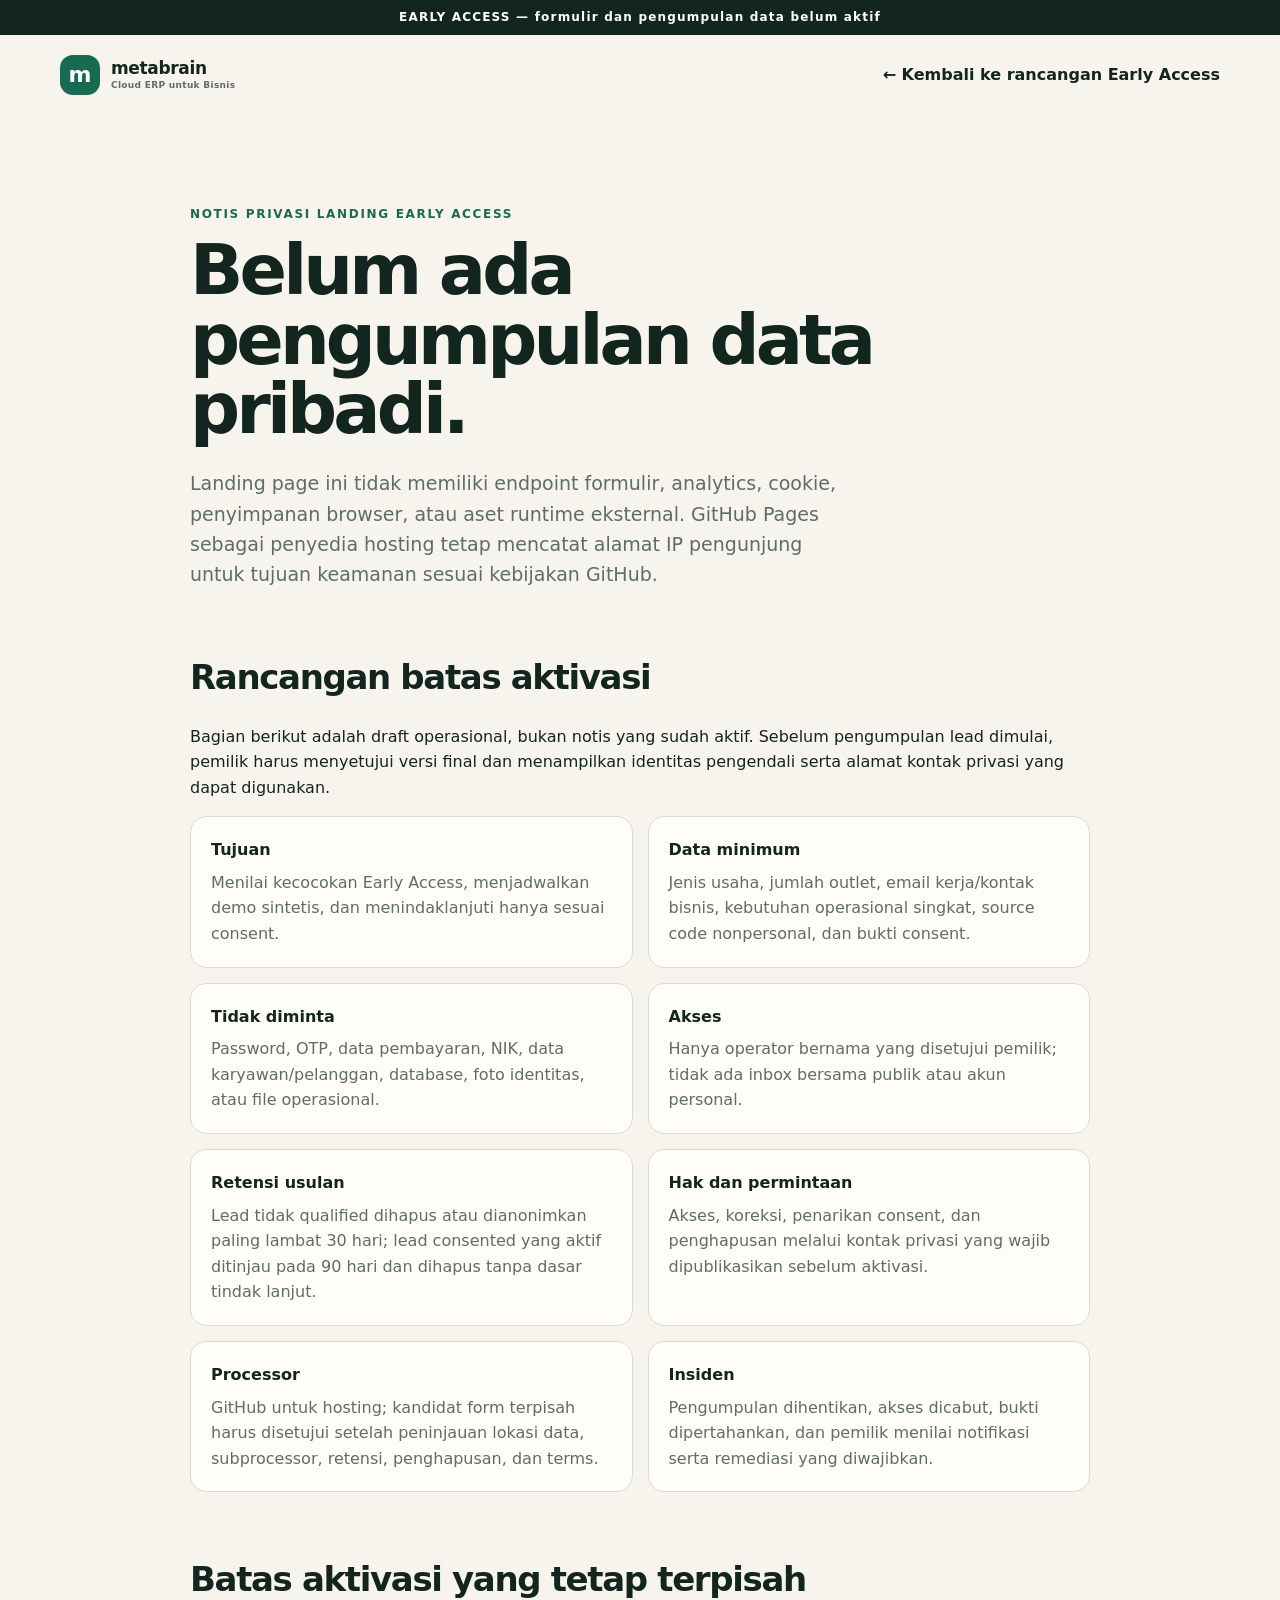
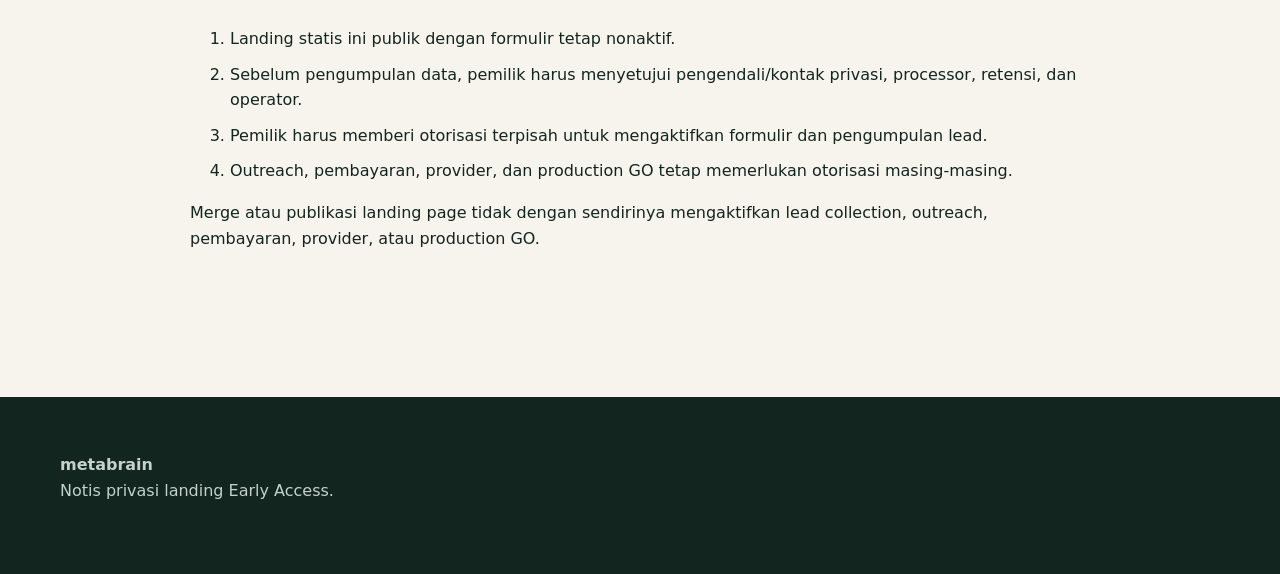
<file: privacy.html>
<!doctype html>
<html lang="id">
<head>
  <meta charset="utf-8">
  <meta name="viewport" content="width=device-width, initial-scale=1">
  <meta http-equiv="Content-Security-Policy" content="default-src 'self'; style-src 'self' 'unsafe-inline'; img-src 'self' data:; connect-src 'none'; form-action 'none'; base-uri 'none'; object-src 'none'">
  <meta name="referrer" content="no-referrer">
  <meta name="application-name" content="metabrain">
  <meta name="theme-color" content="#176b51">
  <meta name="description" content="Status privasi landing Early Access metabrain dan batas aktivasi pengumpulan data.">
  <title>Privasi Early Access — metabrain</title>
  <link rel="stylesheet" href="styles.css">
</head>
<body>
  <div class="review-banner" role="status">EARLY ACCESS — formulir dan pengumpulan data belum aktif</div>
  <header class="nav shell">
    <a class="brand" href="index.html" aria-label="Kembali ke metabrain">
      <span class="brand-mark" aria-hidden="true">m</span><span class="brand-lockup"><strong>metabrain</strong><small>Cloud ERP untuk Bisnis</small></span>
    </a>
    <a class="text-link" href="index.html#minat">← Kembali ke rancangan Early Access</a>
  </header>
  <main class="legal shell">
    <p class="eyebrow">Notis privasi landing Early Access</p>
    <h1>Belum ada pengumpulan data pribadi.</h1>
    <p class="lead">Landing page ini tidak memiliki endpoint formulir,
      analytics, cookie, penyimpanan browser, atau aset runtime eksternal.
      GitHub Pages sebagai penyedia hosting tetap mencatat alamat IP pengunjung
      untuk tujuan keamanan sesuai kebijakan GitHub.</p>

    <section>
      <h2>Rancangan batas aktivasi</h2>
      <p>Bagian berikut adalah draft operasional, bukan notis yang sudah aktif.
        Sebelum pengumpulan lead dimulai, pemilik harus menyetujui versi final
        dan menampilkan identitas pengendali serta alamat kontak privasi yang
        dapat digunakan.</p>
      <dl class="policy-grid">
        <div><dt>Tujuan</dt><dd>Menilai kecocokan Early Access, menjadwalkan demo sintetis, dan menindaklanjuti hanya sesuai consent.</dd></div>
        <div><dt>Data minimum</dt><dd>Jenis usaha, jumlah outlet, email kerja/kontak bisnis, kebutuhan operasional singkat, source code nonpersonal, dan bukti consent.</dd></div>
        <div><dt>Tidak diminta</dt><dd>Password, OTP, data pembayaran, NIK, data karyawan/pelanggan, database, foto identitas, atau file operasional.</dd></div>
        <div><dt>Akses</dt><dd>Hanya operator bernama yang disetujui pemilik; tidak ada inbox bersama publik atau akun personal.</dd></div>
        <div><dt>Retensi usulan</dt><dd>Lead tidak qualified dihapus atau dianonimkan paling lambat 30 hari; lead consented yang aktif ditinjau pada 90 hari dan dihapus tanpa dasar tindak lanjut.</dd></div>
        <div><dt>Hak dan permintaan</dt><dd>Akses, koreksi, penarikan consent, dan penghapusan melalui kontak privasi yang wajib dipublikasikan sebelum aktivasi.</dd></div>
        <div><dt>Processor</dt><dd>GitHub untuk hosting; kandidat form terpisah harus disetujui setelah peninjauan lokasi data, subprocessor, retensi, penghapusan, dan terms.</dd></div>
        <div><dt>Insiden</dt><dd>Pengumpulan dihentikan, akses dicabut, bukti dipertahankan, dan pemilik menilai notifikasi serta remediasi yang diwajibkan.</dd></div>
      </dl>
    </section>

    <section>
      <h2>Batas aktivasi yang tetap terpisah</h2>
      <ol>
        <li>Landing statis ini publik dengan formulir tetap nonaktif.</li>
        <li>Sebelum pengumpulan data, pemilik harus menyetujui pengendali/kontak privasi, processor, retensi, dan operator.</li>
        <li>Pemilik harus memberi otorisasi terpisah untuk mengaktifkan formulir dan pengumpulan lead.</li>
        <li>Outreach, pembayaran, provider, dan production GO tetap memerlukan otorisasi masing-masing.</li>
      </ol>
      <p>Merge atau publikasi landing page tidak dengan sendirinya mengaktifkan
        lead collection, outreach, pembayaran, provider, atau production GO.</p>
    </section>
  </main>
  <footer><div class="shell"><b>metabrain</b><p>Notis privasi landing Early Access.</p></div></footer>
</body>
</html>
</file>
<file: styles.css>
:root {
  --ink: #13251f;
  --muted: #5e6d67;
  --paper: #f6f4ed;
  --card: #fffdf8;
  --green: #176b51;
  --green-dark: #0d4d3a;
  --mint: #dcecdf;
  --orange: #ef8d4d;
  --line: #d8ddd4;
  --shadow: 0 24px 70px rgba(19, 37, 31, .12);
}

* { box-sizing: border-box; }
html { scroll-behavior: smooth; }
body {
  margin: 0;
  color: var(--ink);
  background: var(--paper);
  font-family: Inter, ui-sans-serif, system-ui, -apple-system, BlinkMacSystemFont, "Segoe UI", sans-serif;
  line-height: 1.6;
}
a { color: inherit; }
a:focus-visible, button:focus-visible, summary:focus-visible { outline: 3px solid var(--green); outline-offset: 4px; }
.shell { width: min(1160px, calc(100% - 40px)); margin-inline: auto; }
.review-banner {
  padding: 8px 20px;
  background: var(--ink);
  color: #fff;
  font-size: 12px;
  font-weight: 800;
  letter-spacing: .1em;
  text-align: center;
}
.nav { display: flex; align-items: center; justify-content: space-between; min-height: 80px; gap: 28px; }
.brand { display: inline-flex; align-items: center; gap: 11px; text-decoration: none; }
.brand-mark { display: grid; place-items: center; width: 40px; aspect-ratio: 1; color: white; background: var(--green); border-radius: 13px; font-size: 22px; font-weight: 900; line-height: 1; }
.brand-lockup { display: grid; line-height: 1.1; }
.brand-lockup strong { font-size: 17px; font-weight: 900; letter-spacing: -.02em; }
.brand-lockup small { margin-top: 3px; color: var(--muted); font-size: 9px; font-weight: 750; letter-spacing: .035em; }
nav { display: flex; gap: 26px; margin-left: auto; }
nav a, .text-link { font-weight: 700; text-decoration: none; }
nav a:hover, .text-link:hover { color: var(--green); }
.button {
  display: inline-flex;
  align-items: center;
  justify-content: center;
  border: 0;
  border-radius: 999px;
  padding: 14px 22px;
  color: white;
  background: var(--green);
  font: inherit;
  font-weight: 800;
  text-decoration: none;
  cursor: pointer;
  box-shadow: 0 8px 24px rgba(23, 107, 81, .2);
}
.button:hover { background: var(--green-dark); transform: translateY(-1px); }
.button:disabled { cursor: not-allowed; opacity: .72; transform: none; }
.button-small { padding: 10px 17px; font-size: 14px; }
.hero { display: grid; grid-template-columns: 1.08fr .92fr; gap: 70px; align-items: center; min-height: 680px; padding-block: 65px 90px; }
.eyebrow { margin: 0 0 12px; color: var(--green); font-size: 12px; font-weight: 900; letter-spacing: .14em; text-transform: uppercase; }
h1, h2, h3, p { margin-top: 0; }
h1 { max-width: 760px; margin-bottom: 24px; font-size: clamp(46px, 5.7vw, 76px); line-height: .99; letter-spacing: -.055em; }
h2 { max-width: 760px; margin-bottom: 28px; font-size: clamp(34px, 4vw, 52px); line-height: 1.05; letter-spacing: -.04em; }
h3 { line-height: 1.2; }
.lead { max-width: 670px; color: var(--muted); font-size: 19px; }
.actions { display: flex; align-items: center; gap: 22px; margin: 32px 0 15px; }
.micro, .synthetic { color: var(--muted); font-size: 12px; }
.hero-card { position: relative; overflow: hidden; padding: 25px; background: var(--card); border: 1px solid rgba(255,255,255,.8); border-radius: 28px; box-shadow: var(--shadow); transform: rotate(1deg); }
.hero-card::before { content: ""; position: absolute; width: 220px; height: 220px; right: -90px; top: -110px; border-radius: 50%; background: var(--mint); }
.card-top { position: relative; display: flex; justify-content: space-between; padding-bottom: 20px; border-bottom: 1px solid var(--line); font-size: 13px; font-weight: 750; }
.dot { display: inline-block; width: 8px; height: 8px; margin-right: 7px; background: #35a772; border-radius: 50%; }
.metric-grid { display: grid; grid-template-columns: 1fr 1fr; gap: 12px; margin: 20px 0; }
.metric-grid article { padding: 17px; background: #f1f5ef; border-radius: 17px; }
.metric-grid span, .metric-grid small { display: block; color: var(--muted); font-size: 12px; }
.metric-grid strong { display: block; margin: 6px 0 2px; font-size: 22px; }
.sparkline { display: flex; align-items: end; gap: 8px; height: 110px; padding: 15px 8px 0; border-bottom: 1px solid var(--line); }
.sparkline i { flex: 1; min-height: 10px; background: linear-gradient(var(--orange), #f5b27f); border-radius: 7px 7px 0 0; }
.synthetic { margin: 14px 0 0; text-align: right; }
.trust-strip { padding: 24px 0; border-block: 1px solid var(--line); background: #ecefe7; }
.trust-grid { display: grid; grid-template-columns: repeat(4, 1fr); gap: 20px; font-size: 13px; font-weight: 800; text-align: center; }
.trust-grid span::before { content: "✓"; margin-right: 8px; color: var(--green); }
.section { padding-block: 110px; }
.section-intro { max-width: 760px; margin: -10px 0 36px; color: var(--muted); font-size: 17px; }
.value-grid { display: grid; grid-template-columns: repeat(3, 1fr); gap: 20px; }
.value-grid article { padding: 30px; border: 1px solid var(--line); border-radius: 22px; background: var(--card); }
.value-grid span { color: var(--orange); font-size: 12px; font-weight: 900; letter-spacing: .12em; }
.value-grid h3 { margin: 22px 0 10px; font-size: 23px; }
.value-grid p, .evidence-note { color: var(--muted); }
.evidence-note { margin: 26px 0 0; padding-left: 18px; border-left: 3px solid var(--orange); }
.industry-grid { display: grid; grid-template-columns: 1fr 1fr; gap: 20px; }
.industry-card { padding: 30px; border: 1px solid var(--line); border-radius: 22px; background: var(--card); }
.industry-card.focus { border-color: #9bc5ad; box-shadow: 0 12px 34px rgba(23, 107, 81, .1); }
.industry-card h3 { margin: 18px 0 10px; font-size: 27px; }
.industry-card p { color: var(--muted); }
.industry-card small { color: var(--muted); font-weight: 650; }
.muted-card { background: #eeeae2; }
.status { display: inline-flex; border-radius: 999px; padding: 6px 10px; font-size: 11px; font-weight: 900; letter-spacing: .04em; text-transform: uppercase; }
.status-demo { color: #084a34; background: #cfe7d8; }
.status-roadmap { color: #70420c; background: #f6d7ae; }
.status-discovery { color: #44524d; background: #dbe0dc; }
.steps { display: grid; grid-template-columns: repeat(4, 1fr); gap: 18px; }
.steps article { padding: 24px; border-top: 2px solid var(--green); background: rgba(255,255,255,.45); }
.steps b { color: var(--orange); font-size: 12px; letter-spacing: .12em; }
.steps h3 { margin: 34px 0 10px; font-size: 21px; }
.steps p { color: var(--muted); font-size: 14px; }
.demo-section { background: var(--ink); color: #fff; }
.section-heading { display: flex; justify-content: space-between; align-items: end; gap: 50px; }
.section-heading > p { max-width: 370px; color: #b8c4be; }
.demo-grid { display: grid; grid-template-columns: 1fr 1fr; gap: 26px; }
.demo-cta { margin: 28px 0 0; }
figure { margin: 0; overflow: hidden; background: #fff; border-radius: 22px; box-shadow: 0 22px 50px rgba(0,0,0,.22); }
figure img { display: block; width: 100%; height: auto; }
figcaption { padding: 19px 22px; color: var(--ink); font-size: 14px; }
.boundary-grid { display: grid; grid-template-columns: 1fr 1fr; gap: 22px; }
.boundary-grid article { padding: 32px; border-radius: 22px; }
.boundary-grid h3 { font-size: 24px; }
.boundary-grid li { margin-bottom: 12px; }
.yes { background: var(--mint); }
.no { background: #ebe7df; }
.boundary-note { margin: 26px 0 0; padding-left: 18px; border-left: 3px solid var(--orange); color: var(--muted); }
.price-section { background: #e6eee6; }
.price-wrap { display: grid; grid-template-columns: 1fr .85fr; gap: 90px; align-items: center; }
.price-wrap > div > p:last-child { max-width: 520px; color: var(--muted); }
.price-card { padding: 36px; background: var(--card); border-radius: 25px; box-shadow: var(--shadow); }
.price-card > p:first-child { color: var(--green); font-size: 12px; font-weight: 900; letter-spacing: .12em; }
.price { display: flex; align-items: baseline; gap: 8px; }
.price strong { font-size: 40px; letter-spacing: -.04em; }
.price-card li { margin-bottom: 8px; }
.price-card .button { width: 100%; margin-top: 18px; }
.faq { max-width: 900px; }
details { border-top: 1px solid var(--line); padding: 20px 0; }
details:last-child { border-bottom: 1px solid var(--line); }
summary { cursor: pointer; font-weight: 800; font-size: 18px; }
details p { padding: 12px 35px 0 0; color: var(--muted); }
.cta-panel { display: grid; grid-template-columns: .8fr 1.2fr; gap: 42px; align-items: start; padding: 48px; color: #fff; background: var(--green-dark); border-radius: 28px; }
.cta-panel h2 { margin-bottom: 10px; }
.cta-panel p { color: #c7ddd4; }
.cta-panel .button { background: var(--orange); color: var(--ink); }
.cta-panel form { display: grid; gap: 17px; padding: 25px; color: var(--ink); background: #f7f5ee; border-radius: 20px; }
.cta-panel label { display: grid; gap: 7px; font-size: 13px; font-weight: 800; }
.cta-panel label > span { font-weight: 500; }
.cta-panel input:not([type="checkbox"]), .cta-panel select, .cta-panel textarea { width: 100%; border: 1px solid #b9c4be; border-radius: 10px; padding: 11px 12px; color: var(--ink); background: #fff; font: inherit; }
.cta-panel :disabled { opacity: .7; cursor: not-allowed; }
.field-grid { display: grid; grid-template-columns: 1fr 1fr; gap: 14px; }
.consent-row { grid-template-columns: auto 1fr; align-items: start; }
.consent-row input { margin-top: 5px; }
.consent-row a { color: var(--green-dark); }
.form-status { grid-column: 1 / -1; min-height: 24px; margin: 0; font-size: 13px; }
footer { padding: 55px 0; color: #c4d1cc; background: var(--ink); }
.footer-grid { display: grid; grid-template-columns: repeat(3, 1fr); gap: 30px; }
.footer-grid p { margin: 6px 0 0; font-size: 13px; }
.footer-grid a { color: #fff; }
.legal { max-width: 900px; padding-block: 90px 130px; }
.legal h1 { font-size: clamp(44px, 6vw, 70px); }
.legal section { margin-top: 70px; }
.legal section h2 { font-size: 34px; }
.legal li { margin-bottom: 10px; }
.policy-grid { display: grid; grid-template-columns: 1fr 1fr; gap: 15px; }
.policy-grid div { padding: 20px; border: 1px solid var(--line); border-radius: 16px; background: var(--card); }
.policy-grid dt { margin-bottom: 7px; font-weight: 900; }
.policy-grid dd { margin: 0; color: var(--muted); }

@media (max-width: 900px) {
  .nav { flex-wrap: wrap; gap: 16px; padding-block: 18px; }
  .nav nav { order: 3; width: 100%; margin: 0; flex-wrap: wrap; gap: 14px 22px; font-size: 13px; }
  .hero, .price-wrap { grid-template-columns: 1fr; }
  .hero { min-height: auto; gap: 45px; }
  .steps { grid-template-columns: 1fr 1fr; }
  .section-heading { display: block; }
  .demo-grid, .boundary-grid, .industry-grid, .value-grid { grid-template-columns: 1fr; }
  .trust-grid { grid-template-columns: 1fr 1fr; text-align: left; }
  .cta-panel { grid-template-columns: 1fr; }
}

@media (max-width: 560px) {
  .shell { width: min(100% - 26px, 1160px); }
  .nav .button-small { font-size: 12px; padding: 9px 14px; }
  .hero { padding-top: 45px; }
  h1 { font-size: 44px; }
  .actions { align-items: flex-start; flex-direction: column; }
  .metric-grid, .steps, .field-grid, .policy-grid { grid-template-columns: 1fr; }
  .section { padding-block: 75px; }
  .cta-panel { grid-template-columns: 1fr; padding: 30px; }
  .footer-grid { grid-template-columns: 1fr; }
}

@media (prefers-reduced-motion: reduce) {
  html { scroll-behavior: auto; }
  .button:hover { transform: none; }
}
</file>
<file: demo/cafe/styles.css>
:root {
  color-scheme: light;
  --ink: #11251f;
  --ink-soft: #243a32;
  --muted: #63716b;
  --paper: #f4f1e9;
  --card: #fffdf8;
  --green: #176b51;
  --green-dark: #0e4d3b;
  --mint: #dcecdf;
  --mint-soft: #edf5ee;
  --orange: #ef8d4d;
  --orange-soft: #fae2cf;
  --blue: #397e8b;
  --line: #d7ddd5;
  --danger: #a84737;
  --shadow: 0 20px 55px rgba(17, 37, 31, .11);
  --radius: 22px;
}

* { box-sizing: border-box; }
html { scroll-behavior: smooth; }
body {
  margin: 0;
  color: var(--ink);
  background:
    radial-gradient(circle at 9% 3%, rgba(239, 141, 77, .12), transparent 25rem),
    radial-gradient(circle at 95% 18%, rgba(23, 107, 81, .09), transparent 29rem),
    var(--paper);
  font-family: Inter, ui-sans-serif, system-ui, -apple-system, BlinkMacSystemFont, "Segoe UI", sans-serif;
  line-height: 1.55;
}
button, input { font: inherit; }
button { color: inherit; }
button:focus-visible, a:focus-visible { outline: 3px solid #f0a067; outline-offset: 3px; }
[hidden] { display: none !important; }
.skip-link { position: fixed; top: 10px; left: 10px; z-index: 50; padding: 10px 14px; color: white; background: var(--ink); border-radius: 8px; transform: translateY(-150%); }
.skip-link:focus { transform: translateY(0); }
.demo-disclosure { padding: 8px 20px; color: #fff; background: var(--ink); font-size: 11px; font-weight: 850; letter-spacing: .09em; text-align: center; }
.topbar { width: min(1380px, calc(100% - 42px)); min-height: 82px; margin-inline: auto; display: flex; align-items: center; justify-content: space-between; gap: 30px; }
.brand { display: inline-flex; align-items: center; gap: 11px; color: inherit; text-decoration: none; }
.brand-mark { display: grid; place-items: center; width: 40px; aspect-ratio: 1; color: white; background: var(--green); border-radius: 12px; font-size: 22px; font-weight: 900; line-height: 1; }
.brand span:last-child, .outlet-context span:last-child { display: grid; }
.brand small, .outlet-context small { color: var(--muted); font-size: 11px; }
.outlet-context { display: flex; align-items: center; gap: 10px; font-size: 13px; }
.live-dot { width: 9px; height: 9px; border-radius: 50%; background: #35a772; box-shadow: 0 0 0 5px rgba(53, 167, 114, .13); }
.workspace { width: min(1380px, calc(100% - 42px)); margin: 34px auto 70px; }
.intro-panel { display: grid; grid-template-columns: 1fr 330px; align-items: end; gap: 60px; margin: 46px 0 42px; }
.eyebrow, .label { margin: 0 0 9px; color: var(--green); font-size: 11px; font-weight: 900; letter-spacing: .12em; text-transform: uppercase; }
h1, h2, h3, p { margin-top: 0; }
h1 { max-width: 900px; margin-bottom: 18px; font-size: clamp(38px, 5vw, 66px); line-height: 1.02; letter-spacing: -.05em; }
h2 { margin-bottom: 8px; font-size: clamp(30px, 3.5vw, 46px); line-height: 1.08; letter-spacing: -.035em; }
h3 { line-height: 1.2; }
.intro-copy { max-width: 790px; margin-bottom: 0; color: var(--muted); font-size: 17px; }
.benefit-callout { display: flex; gap: 15px; padding: 22px; background: var(--mint); border-radius: 18px; }
.benefit-callout > span { display: grid; place-items: center; flex: 0 0 38px; height: 38px; color: #fff; background: var(--green); border-radius: 50%; font-size: 20px; }
.benefit-callout p { margin: 0; color: var(--ink-soft); font-size: 13px; }
.benefit-callout strong { display: block; margin-bottom: 5px; }
.journey-nav { margin-bottom: 25px; overflow-x: auto; scrollbar-width: thin; }
.journey-nav ol { min-width: 840px; margin: 0; padding: 0; display: grid; grid-template-columns: repeat(6, 1fr); list-style: none; }
.journey-nav li { position: relative; }
.journey-nav li:not(:last-child)::after { content: ""; position: absolute; top: 25px; left: calc(50% + 24px); right: calc(-50% + 24px); height: 2px; background: var(--line); }
.step-button { position: relative; z-index: 1; width: 100%; padding: 0 8px 15px; border: 0; color: var(--muted); background: transparent; cursor: pointer; text-align: center; }
.step-button span { display: grid; place-items: center; width: 48px; height: 48px; margin: 0 auto 8px; border: 2px solid var(--line); color: var(--muted); background: var(--paper); border-radius: 50%; font-size: 12px; font-weight: 900; }
.step-button b, .step-button small { display: block; }
.step-button b { color: var(--ink); font-size: 13px; }
.step-button small { font-size: 10px; }
.step-button.is-active span, .step-button.is-complete span { border-color: var(--green); color: white; background: var(--green); }
.step-button.is-active b { color: var(--green); }
.stage-shell { display: grid; grid-template-columns: 245px minmax(0, 1fr); gap: 20px; align-items: start; }
.context-rail { position: sticky; top: 20px; display: grid; gap: 15px; }
.context-card, .explain-card { padding: 21px; border: 1px solid var(--line); background: rgba(255, 253, 248, .84); border-radius: 18px; backdrop-filter: blur(10px); }
.context-card > strong { display: block; margin-bottom: 18px; font-size: 18px; }
.context-card dl { margin: 0; }
.context-card dl div { display: flex; justify-content: space-between; gap: 14px; padding: 9px 0; border-top: 1px solid var(--line); font-size: 12px; }
.context-card dt { color: var(--muted); }
.context-card dd { margin: 0; font-weight: 800; text-align: right; }
.explain-card { background: var(--mint-soft); }
.explain-card p:last-child { margin: 0; color: var(--ink-soft); font-size: 13px; }
.stage { min-width: 0; overflow: hidden; border: 1px solid rgba(255,255,255,.9); background: var(--card); border-radius: 26px; box-shadow: var(--shadow); }
.step-panel { min-height: 650px; padding: clamp(24px, 4vw, 46px); }
.step-panel.is-visible { display: block; }
.panel-heading { display: flex; align-items: flex-start; justify-content: space-between; gap: 24px; margin-bottom: 30px; }
.panel-copy { max-width: 760px; margin-top: -15px; color: var(--muted); }
.role-badge, .pill { display: inline-flex; align-items: center; min-height: 28px; padding: 5px 10px; border-radius: 999px; font-size: 10px; font-weight: 900; letter-spacing: .04em; text-transform: uppercase; white-space: nowrap; }
.role-badge { color: #70420c; background: var(--orange-soft); }
.pill-open { color: #76501b; background: #f7e7bf; }
.pill-queued { color: #44524d; background: #e4e8e5; }
.pill-preparing { color: #8b4b16; background: #f8dfc4; }
.pill-ready { color: #0d5360; background: #d5edf0; }
.pill-complete { color: #084a34; background: #cfe7d8; }
.mode-toggle { display: grid; grid-template-columns: 1fr 1fr; gap: 12px; margin-bottom: 28px; }
.mode-button { padding: 16px; border: 1px solid var(--line); background: #fff; border-radius: 14px; cursor: pointer; font-weight: 800; }
.mode-button.is-selected { border-color: var(--green); color: var(--green-dark); background: var(--mint-soft); box-shadow: inset 0 0 0 1px var(--green); }
.order-layout { display: grid; grid-template-columns: 1.25fr .75fr; gap: 26px; }
.section-label { display: flex; justify-content: space-between; margin-bottom: 9px; color: var(--muted); font-size: 11px; font-weight: 800; }
.order-items { display: grid; gap: 10px; }
.order-item { display: grid; grid-template-columns: 45px 1fr auto; gap: 14px; align-items: center; padding: 16px; border: 1px solid var(--line); background: #fff; border-radius: 15px; }
.item-quantity { display: grid; place-items: center; width: 42px; height: 42px; color: var(--green-dark); background: var(--mint); border-radius: 12px; font-weight: 900; }
.order-item strong, .order-item small { display: block; }
.order-item small { color: var(--muted); }
.order-item > span:last-child { font-weight: 850; white-space: nowrap; }
.order-summary, .payment-card, .reconciliation-card, .chart-card, .boundary-card, .completion-card { padding: 24px; border: 1px solid var(--line); background: #fff; border-radius: 18px; }
.order-summary h3, .payment-card h3 { margin-bottom: 18px; }
.summary-line { display: flex; justify-content: space-between; gap: 15px; margin: 9px 0; color: var(--muted); font-size: 13px; }
.summary-line strong { color: var(--ink); }
.summary-total { display: flex; align-items: end; justify-content: space-between; gap: 16px; margin: 18px 0; padding-top: 16px; border-top: 1px solid var(--line); }
.summary-total strong { font-size: 25px; }
.primary-button, .secondary-button, .text-button { border: 0; cursor: pointer; font-weight: 850; }
.primary-button, .secondary-button { display: inline-flex; justify-content: center; align-items: center; min-height: 45px; padding: 11px 18px; border-radius: 999px; }
.primary-button { color: white; background: var(--green); box-shadow: 0 8px 22px rgba(23,107,81,.19); }
.primary-button:hover { background: var(--green-dark); }
.secondary-button { border: 1px solid #9db5aa; color: var(--green-dark); background: white; }
.text-button { padding: 8px 0; color: var(--green-dark); background: transparent; text-align: left; }
button:disabled { cursor: not-allowed; opacity: .5; box-shadow: none; }
.order-summary .primary-button { width: 100%; }
.microcopy, .formula-note { margin: 10px 0 0; color: var(--muted); font-size: 11px; }
.kitchen-board { display: grid; grid-template-columns: 1fr 1fr; gap: 18px; }
.station-card { overflow: hidden; border: 1px solid var(--line); border-radius: 18px; background: #fff; }
.station-head { display: flex; justify-content: space-between; align-items: center; padding: 17px 18px; color: #fff; background: var(--ink); }
.station-head h3 { margin: 0; }
.station-head span { font-size: 11px; }
.ticket-list { display: grid; gap: 9px; padding: 16px; }
.ticket { display: grid; grid-template-columns: 1fr auto; gap: 14px; padding: 14px; background: #f5f5ef; border-radius: 12px; }
.ticket strong, .ticket small { display: block; }
.ticket small { margin-top: 4px; color: var(--muted); }
.ticket-status { align-self: center; }
.action-row { display: flex; gap: 12px; margin-top: 22px; }
.benefit-strip { margin-top: 24px; padding: 17px 19px; border-left: 4px solid var(--orange); color: var(--ink-soft); background: #fff6ee; border-radius: 0 14px 14px 0; font-size: 13px; }
.gate-notice { margin: -12px 0 22px; padding: 14px 16px; border: 1px solid #e3c78e; color: #684817; background: #fff8e8; border-radius: 12px; font-size: 12px; }
.gate-notice strong { display: block; margin-bottom: 2px; }
.gate-hint { margin: 10px 0 0; color: var(--muted); font-size: 11px; }
.payment-layout { display: grid; grid-template-columns: 1fr 1fr; gap: 18px; }
.payment-card .summary-line { padding-bottom: 8px; border-bottom: 1px dashed var(--line); }
.payment-entries { min-height: 142px; display: grid; align-content: start; gap: 8px; }
.payment-entry { display: flex; justify-content: space-between; gap: 12px; padding: 11px 12px; background: var(--mint-soft); border-radius: 11px; font-size: 12px; }
.payment-entry.pending { color: var(--muted); background: #f3f2ed; }
.payment-card .primary-button { width: 100%; margin-top: 12px; }
.close-card { display: flex; align-items: center; justify-content: space-between; gap: 24px; margin-top: 20px; padding: 20px 24px; border: 1px solid var(--line); background: var(--mint-soft); border-radius: 18px; }
.close-card h3, .close-card p { margin-bottom: 4px; }
.close-card > div > p:last-child { color: var(--muted); font-size: 12px; }
.close-card .primary-button { flex: 0 0 auto; }
.receipt { max-width: 680px; margin: 26px auto 0; padding: 28px; border: 1px dashed #9eaaa4; background: #fff; box-shadow: 0 15px 34px rgba(17,37,31,.08); }
.receipt-head { display: flex; justify-content: space-between; gap: 20px; padding-bottom: 15px; border-bottom: 1px dashed var(--line); }
.receipt-head p, .receipt-head h3 { margin: 0; }
.receipt-head > span { align-self: start; padding: 5px 8px; color: var(--danger); background: #f8e3de; border-radius: 5px; font-size: 9px; font-weight: 900; }
.receipt-lines { margin: 15px 0; }
.receipt-line { display: grid; grid-template-columns: 1fr auto; gap: 20px; margin: 7px 0; font-size: 12px; }
.receipt-meta { display: grid; grid-template-columns: 1fr 1fr; gap: 8px; padding-top: 14px; border-top: 1px dashed var(--line); color: var(--muted); font-size: 10px; }
.metric-grid, .owner-kpis { display: grid; grid-template-columns: repeat(4, 1fr); gap: 13px; margin-bottom: 22px; }
.metric-card, .kpi-card { padding: 19px; border: 1px solid var(--line); background: #fff; border-radius: 16px; }
.metric-card span, .kpi-card span { display: block; color: var(--muted); font-size: 11px; }
.metric-card strong, .kpi-card strong { display: block; margin: 7px 0 2px; font-size: clamp(20px, 2vw, 28px); }
.metric-card small, .kpi-card small { color: var(--muted); font-size: 10px; }
.reconciliation-card { display: grid; grid-template-columns: .55fr 1.45fr; gap: 24px; align-items: center; margin-bottom: 20px; }
.reconciliation-card p { margin-bottom: 0; }
.reconciliation-flow { display: flex; align-items: center; justify-content: flex-end; gap: 10px; flex-wrap: wrap; }
.flow-node { min-width: 100px; padding: 10px; background: var(--mint-soft); border-radius: 10px; text-align: center; font-size: 11px; }
.flow-node strong { display: block; font-size: 13px; }
.flow-operator { color: var(--orange); font-weight: 900; }
.dashboard-grid { display: grid; grid-template-columns: 1.25fr .75fr; gap: 16px; }
.chart-card { min-width: 0; }
.span-two { grid-column: 1 / -1; }
.chart-heading { display: flex; align-items: start; justify-content: space-between; gap: 18px; }
.chart-heading h3 { margin-bottom: 12px; }
.chart-heading > span { color: var(--muted); font-size: 10px; }
.sales-chart { height: 220px; display: flex; align-items: end; gap: 10px; padding-top: 18px; border-bottom: 1px solid var(--line); }
.bar-group { flex: 1; height: 100%; display: flex; flex-direction: column; justify-content: end; align-items: center; gap: 6px; }
.bar { width: min(34px, 70%); min-height: 4px; background: linear-gradient(180deg, var(--orange), #f5b987); border-radius: 8px 8px 0 0; }
.bar-group.is-today .bar { background: linear-gradient(180deg, var(--green), #70b290); }
.bar-group small { color: var(--muted); font-size: 9px; white-space: nowrap; }
.mix-layout { min-height: 210px; display: flex; justify-content: center; align-items: center; gap: 25px; }
.donut { width: 130px; aspect-ratio: 1; display: grid; place-items: center; border-radius: 50%; }
.donut::after { content: ""; width: 72px; aspect-ratio: 1; background: #fff; border-radius: 50%; }
.legend { display: grid; gap: 12px; font-size: 11px; }
.legend-row { display: grid; grid-template-columns: 9px 1fr; gap: 9px; align-items: start; }
.legend-row i { width: 9px; height: 9px; margin-top: 3px; border-radius: 50%; }
.legend-cash { background: var(--green); }
.legend-qris { background: var(--orange); }
.legend-row strong, .legend-row span { display: block; }
.legend-row span { color: var(--muted); }
.top-items { display: grid; gap: 13px; }
.top-item { display: grid; grid-template-columns: 165px 1fr 100px; gap: 15px; align-items: center; font-size: 12px; }
.item-track { height: 9px; overflow: hidden; background: #e8ece8; border-radius: 999px; }
.item-track span { display: block; height: 100%; background: var(--green); border-radius: inherit; }
.top-item > span:last-child { text-align: right; font-weight: 800; }
.audit-timeline { position: relative; display: grid; gap: 12px; margin-bottom: 24px; }
.audit-timeline::before { content: ""; position: absolute; top: 20px; bottom: 20px; left: 19px; width: 2px; background: var(--line); }
.audit-event { position: relative; display: grid; grid-template-columns: 40px 105px 1fr; gap: 14px; align-items: center; padding: 13px 15px; border: 1px solid var(--line); background: #fff; border-radius: 14px; }
.audit-icon { z-index: 1; display: grid; place-items: center; width: 38px; height: 38px; color: white; background: var(--green); border-radius: 50%; font-weight: 900; }
.audit-event time { color: var(--muted); font-size: 11px; }
.audit-event strong, .audit-event small { display: block; }
.audit-event small { color: var(--muted); }
.boundary-card { display: grid; grid-template-columns: 1fr 1fr; gap: 30px; background: var(--mint-soft); }
.boundary-card ul { margin: 0; padding-left: 19px; }
.boundary-card li { margin: 8px 0; font-size: 13px; }
.completion-card { margin-top: 20px; border-color: var(--ink); color: white; background: var(--ink); }
.completion-card .eyebrow { color: #8fc6af; }
.completion-card p { max-width: 760px; color: #c6d1cd; }
.completion-card .secondary-button { border-color: #6d8a7e; color: white; background: transparent; }
.stage-footer { display: grid; grid-template-columns: 1fr auto 1fr; align-items: center; gap: 15px; padding: 18px clamp(24px, 4vw, 46px); border-top: 1px solid var(--line); background: #f7f5ef; }
.stage-footer .secondary-button { justify-self: end; }
.step-status { margin: 0; color: var(--muted); font-size: 11px; font-weight: 800; }
footer { display: flex; justify-content: space-between; gap: 25px; padding: 30px max(21px, calc((100vw - 1380px) / 2)); color: #c7d3ce; background: var(--ink); font-size: 11px; }
footer p { margin: 0; }

@media (max-width: 1080px) {
  .intro-panel { grid-template-columns: 1fr; gap: 25px; }
  .benefit-callout { max-width: 650px; }
  .stage-shell { grid-template-columns: 1fr; }
  .context-rail { position: static; grid-template-columns: 1fr 1fr auto; align-items: stretch; }
  .context-rail .text-button { align-self: center; }
  .order-layout, .payment-layout { grid-template-columns: 1fr; }
  .metric-grid, .owner-kpis { grid-template-columns: 1fr 1fr; }
}

@media (max-width: 720px) {
  .demo-disclosure { letter-spacing: .04em; }
  .topbar, .workspace { width: min(100% - 24px, 1380px); }
  .topbar { min-height: 72px; }
  .outlet-context { display: none; }
  .workspace { margin-top: 22px; }
  .intro-panel { margin: 28px 0 30px; }
  h1 { font-size: 39px; }
  .journey-nav ol { min-width: 690px; }
  .stage { border-radius: 20px; }
  .step-panel { min-height: 0; padding: 24px 18px 30px; }
  .panel-heading { display: block; }
  .panel-heading .role-badge, .panel-heading .pill { margin-top: 7px; }
  .mode-toggle, .kitchen-board, .dashboard-grid, .boundary-card, .reconciliation-card { grid-template-columns: 1fr; }
  .close-card { align-items: stretch; flex-direction: column; }
  .span-two { grid-column: auto; }
  .reconciliation-flow { justify-content: flex-start; }
  .receipt { padding: 20px; }
  .receipt-head { display: block; }
  .receipt-head > span { display: inline-flex; margin-top: 9px; }
  .top-item { grid-template-columns: 1fr; gap: 6px; }
  .top-item > span:last-child { text-align: left; }
  .audit-event { grid-template-columns: 40px 1fr; }
  .audit-event time { grid-column: 2; grid-row: 1; }
  .audit-event > div:last-child { grid-column: 2; }
  .stage-footer { grid-template-columns: 1fr 1fr; }
  .step-status { grid-column: 1 / -1; grid-row: 1; text-align: center; }
  footer { display: block; }
  footer p + p { margin-top: 8px; }
}

@media (max-width: 480px) {
  .context-rail { grid-template-columns: 1fr; }
  .context-rail .text-button { justify-self: start; }
  .metric-grid, .owner-kpis { grid-template-columns: 1fr; }
  .order-item { grid-template-columns: 42px 1fr; }
  .order-item > span:last-child { grid-column: 2; }
  .action-row { align-items: stretch; flex-direction: column; }
  .mix-layout { flex-direction: column; }
  .sales-chart { gap: 6px; }
}

@media (prefers-reduced-motion: reduce) {
  html { scroll-behavior: auto; }
  *, *::before, *::after { transition-duration: .01ms !important; animation-duration: .01ms !important; }
}

@media print {
  .demo-disclosure, .journey-nav, .context-rail, .stage-footer, footer, button { display: none !important; }
  body { background: #fff; }
  .workspace { width: 100%; margin: 0; }
  .stage { box-shadow: none; }
}
</file>
